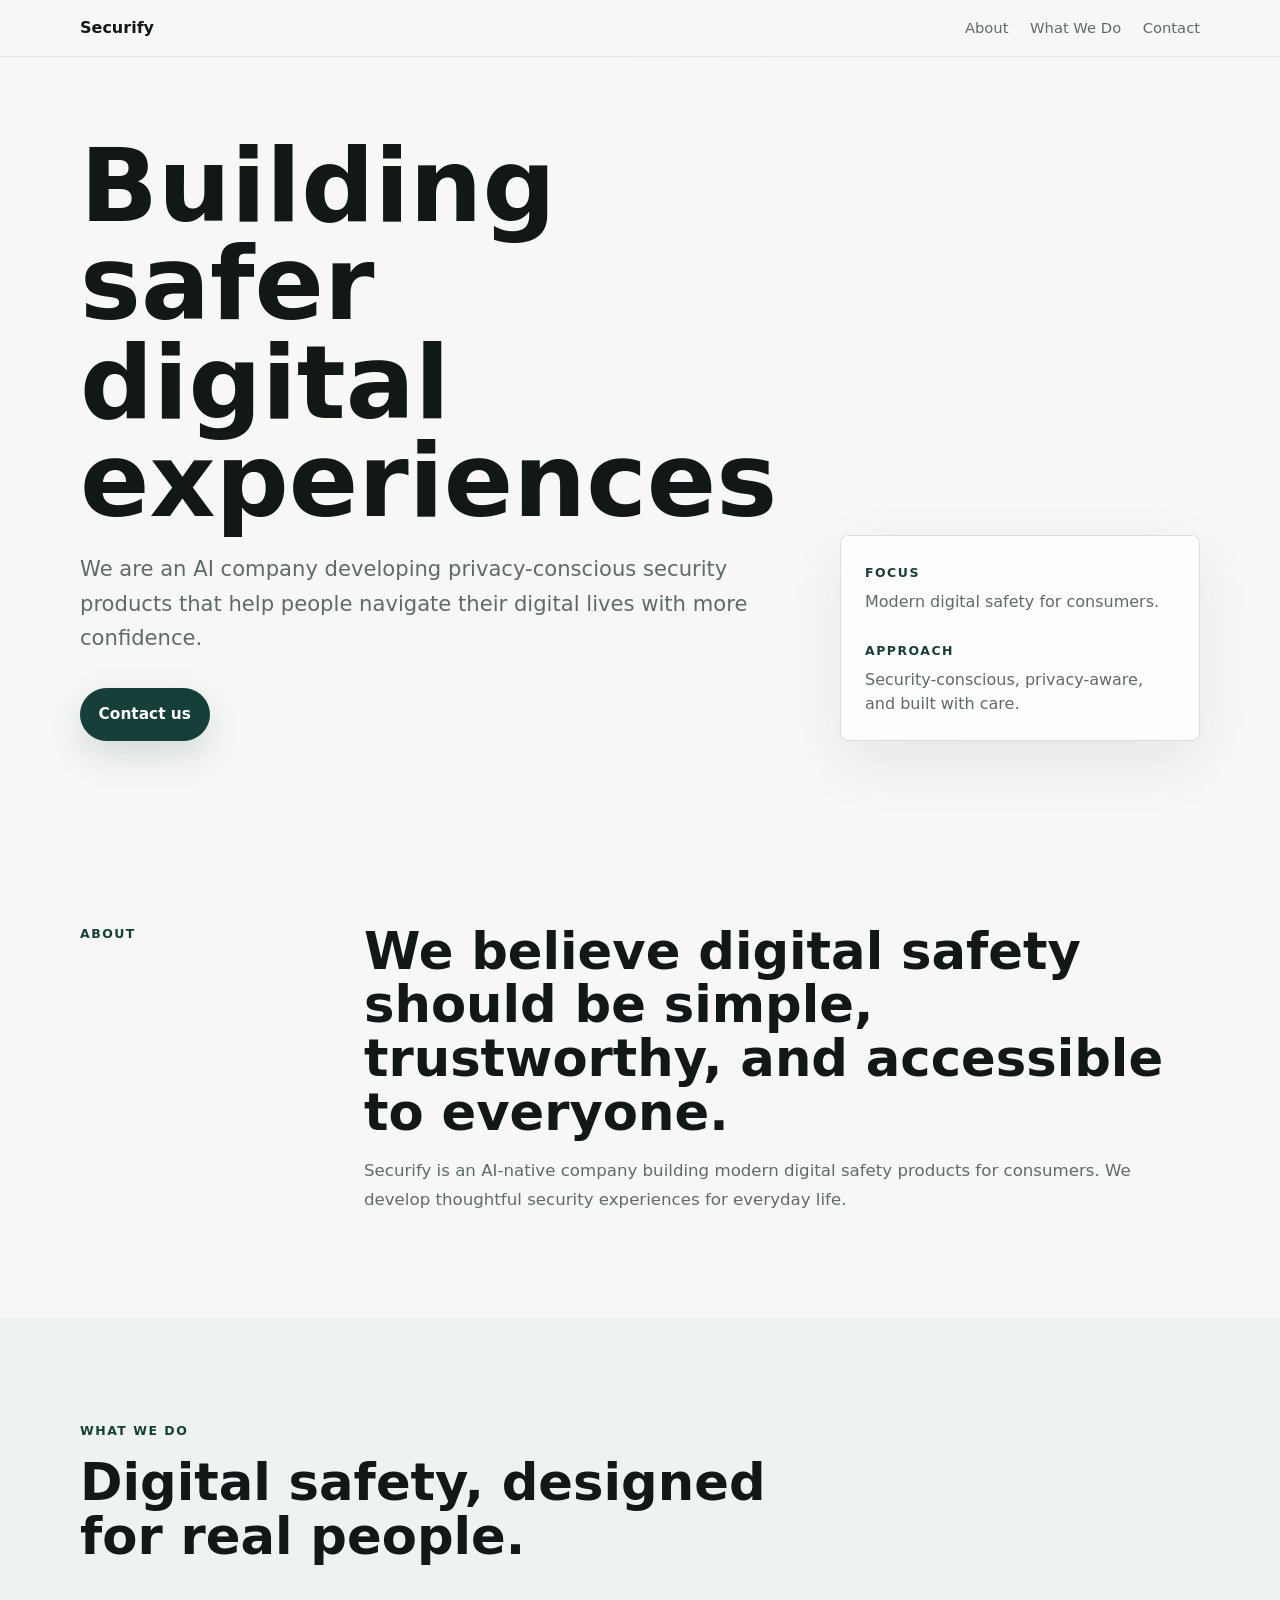
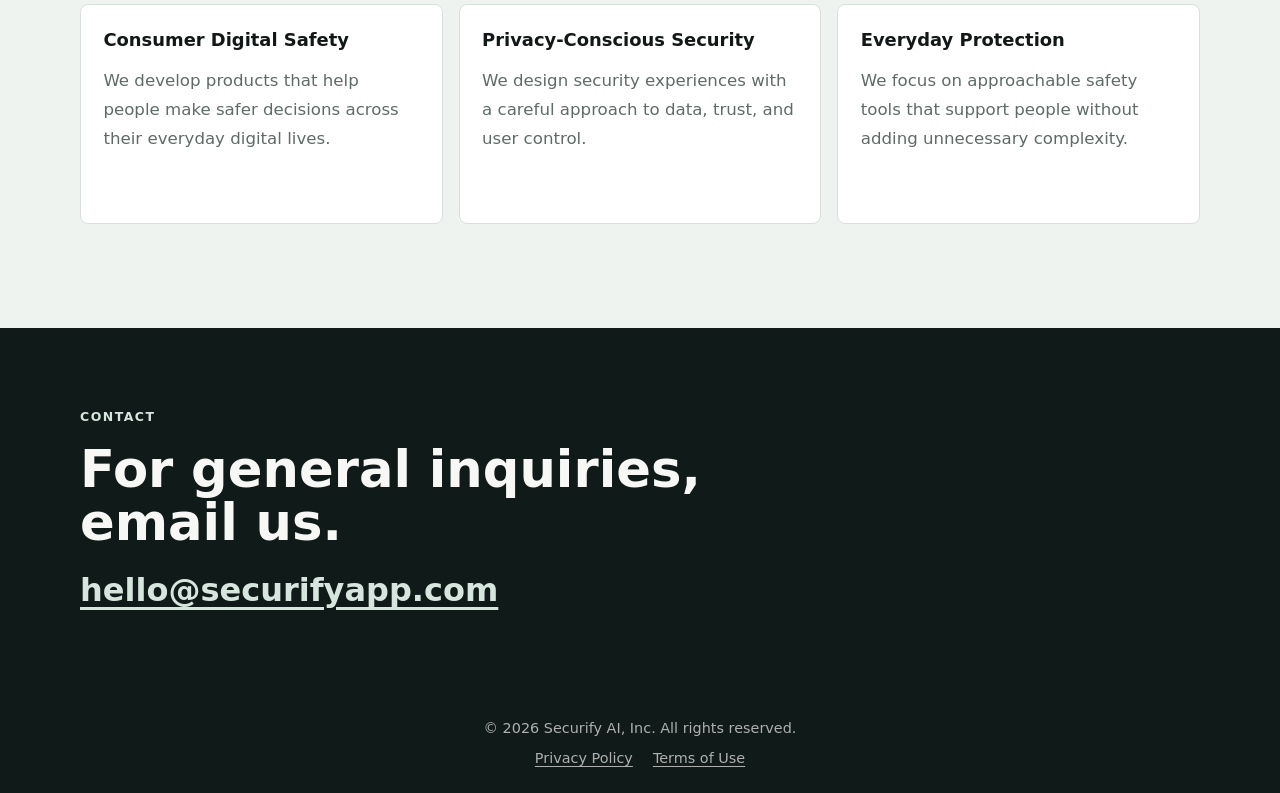
<file: index.html>
<!DOCTYPE html>
<html lang="en">
  <head>
    <meta charset="UTF-8" />
    <meta name="viewport" content="width=device-width, initial-scale=1.0" />
    <meta
      http-equiv="Content-Security-Policy"
      content="default-src 'self'; script-src 'self'; style-src 'self'; img-src 'self'; font-src 'self'; object-src 'none'; base-uri 'none'; form-action 'self'"
    />
    <title>Securify</title>
    <link rel="icon" type="image/x-icon" href="./favicon.ico" />
    <link rel="stylesheet" href="./styles.css" />
  </head>
  <body>
    <header class="site-header" aria-label="Primary navigation">
      <a class="brand" href="#home" aria-label="Securify home">Securify</a>
      <nav class="site-nav" aria-label="Site navigation">
        <a href="#about">About</a>
        <a href="#work">What We Do</a>
        <a href="#contact">Contact</a>
      </nav>
    </header>

    <main id="home">
      <section class="hero section">
        <div class="section__inner hero__grid">
          <div class="hero__content">
            <h1>Building safer digital experiences</h1>
            <p class="hero__subheadline">
              We are an AI company developing privacy-conscious security
              products that help people navigate their digital lives with more
              confidence.
            </p>
            <a class="button" href="mailto:support@securifyapp.com">Contact us</a>
          </div>
          <div class="signal-panel" aria-label="Company focus">
            <div>
              <span class="signal-panel__label">Focus</span>
              <p>Modern digital safety for consumers.</p>
            </div>
            <div>
              <span class="signal-panel__label">Approach</span>
              <p>Security-conscious, privacy-aware, and built with care.</p>
            </div>
          </div>
        </div>
      </section>

      <section class="section" id="about" aria-labelledby="about-title">
        <div class="section__inner split">
          <p class="section-label">About</p>
          <div class="section-copy">
            <h2 id="about-title">
              We believe digital safety should be simple, trustworthy, and
              accessible to everyone.
            </h2>
            <p>
              Securify is an AI-native company building modern digital safety
              products for consumers. We develop
              thoughtful security experiences for everyday life.
            </p>
          </div>
        </div>
      </section>

      <section class="section section--soft" id="work" aria-labelledby="work-title">
        <div class="section__inner">
          <div class="section-heading">
            <p class="section-label">What We Do</p>
            <h2 id="work-title">Digital safety, designed for real people.</h2>
          </div>
          <div class="cards" aria-label="High-level areas of work">
            <article class="card">
              <h3>Consumer Digital Safety</h3>
              <p>
                We develop products that help people make safer decisions
                across their everyday digital lives.
              </p>
            </article>
            <article class="card">
              <h3>Privacy-Conscious Security</h3>
              <p>
                We design security experiences with a careful approach to data,
                trust, and user control.
              </p>
            </article>
            <article class="card">
              <h3>Everyday Protection</h3>
              <p>
                We focus on approachable safety tools that support people
                without adding unnecessary complexity.
              </p>
            </article>
          </div>
        </div>
      </section>

      <section class="section section--contact" id="contact" aria-labelledby="contact-title">
        <div class="section__inner contact-block">
          <p class="section-label">Contact</p>
          <h2 id="contact-title">For general inquiries, email us.</h2>
          <a class="contact-link" href="mailto:hello@securifyapp.com">hello@securifyapp.com</a>
        </div>
      </section>
    </main>

    <footer class="site-footer">
      <p>&copy; 2026 Securify AI, Inc. All rights reserved.</p>
      <nav class="footer-links" aria-label="Legal">
        <a href="/privacy-policy/">Privacy Policy</a>
        <a href="/terms-of-use/">Terms of Use</a>
      </nav>
    </footer>
  </body>
</html>
</file>
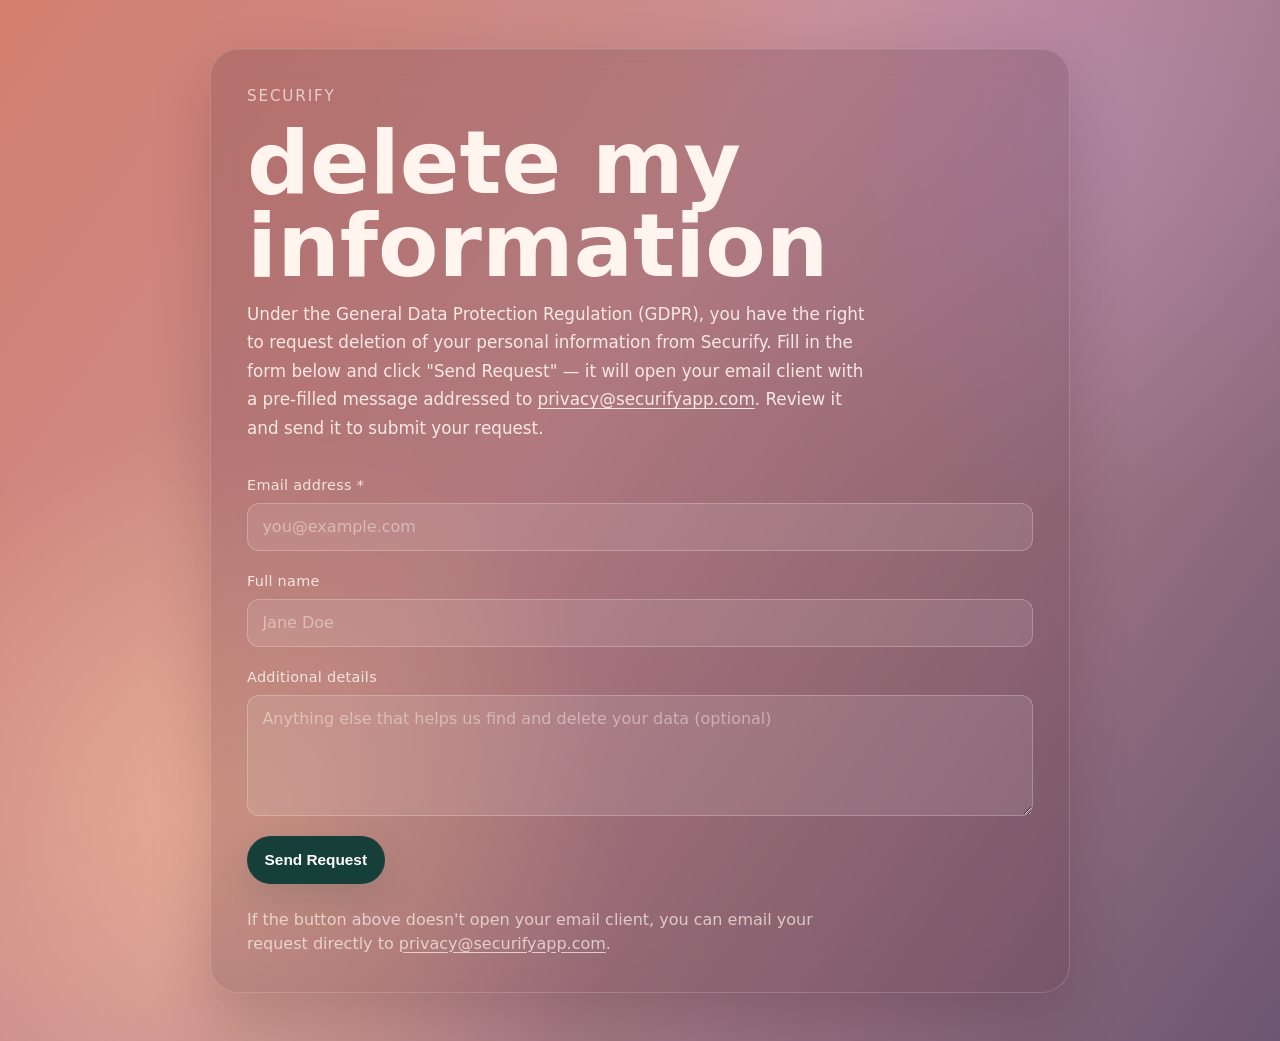
<file: delete-my-information-form/index.html>
<!DOCTYPE html>
<html lang="en">
  <head>
    <meta charset="UTF-8" />
    <meta name="viewport" content="width=device-width, initial-scale=1.0" />
    <meta
      http-equiv="Content-Security-Policy"
      content="default-src 'self'; script-src 'self'; style-src 'self'; img-src 'self'; font-src 'self'; object-src 'none'; base-uri 'none'; form-action 'self'"
    />
    <title>Delete My Information | Securify</title>
    <meta
      name="description"
      content="Request deletion of your personal information from Securify, in accordance with GDPR."
    />
    <link rel="icon" type="image/x-icon" href="/favicon.ico" />
    <link rel="stylesheet" href="/styles.css" />
  </head>
  <body class="page--policy">
    <main class="policy-page">
      <article class="policy-card" aria-labelledby="delete-info-title">
        <p class="policy-eyebrow">Securify</p>
        <h1 id="delete-info-title">delete my information</h1>
        <p class="policy-intro">
          Under the General Data Protection Regulation (GDPR), you have the
          right to request deletion of your personal information from
          Securify. Fill in the form below and click "Send Request" &mdash;
          it will open your email client with a pre-filled message addressed
          to
          <a class="policy-link" href="mailto:privacy@securifyapp.com"
            >privacy@securifyapp.com</a
          >. Review it and send it to submit your request.
        </p>

        <form class="delete-form" id="delete-form">
          <div class="form-field">
            <label for="email">Email address *</label>
            <input
              type="email"
              id="email"
              name="email"
              required
              autocomplete="email"
              placeholder="you@example.com"
            />
          </div>

          <div class="form-field">
            <label for="full-name">Full name</label>
            <input
              type="text"
              id="full-name"
              name="full-name"
              autocomplete="name"
              placeholder="Jane Doe"
            />
          </div>

          <div class="form-field">
            <label for="details">Additional details</label>
            <textarea
              id="details"
              name="details"
              rows="4"
              placeholder="Anything else that helps us find and delete your data (optional)"
            ></textarea>
          </div>

          <button type="submit" class="button">Send Request</button>
        </form>

        <p class="policy-meta form-fallback">
          If the button above doesn't open your email client, you can email
          your request directly to
          <a class="policy-link" href="mailto:privacy@securifyapp.com"
            >privacy@securifyapp.com</a
          >.
        </p>
      </article>
    </main>

    <script src="/delete-my-information-form/script.js"></script>
  </body>
</html>
</file>
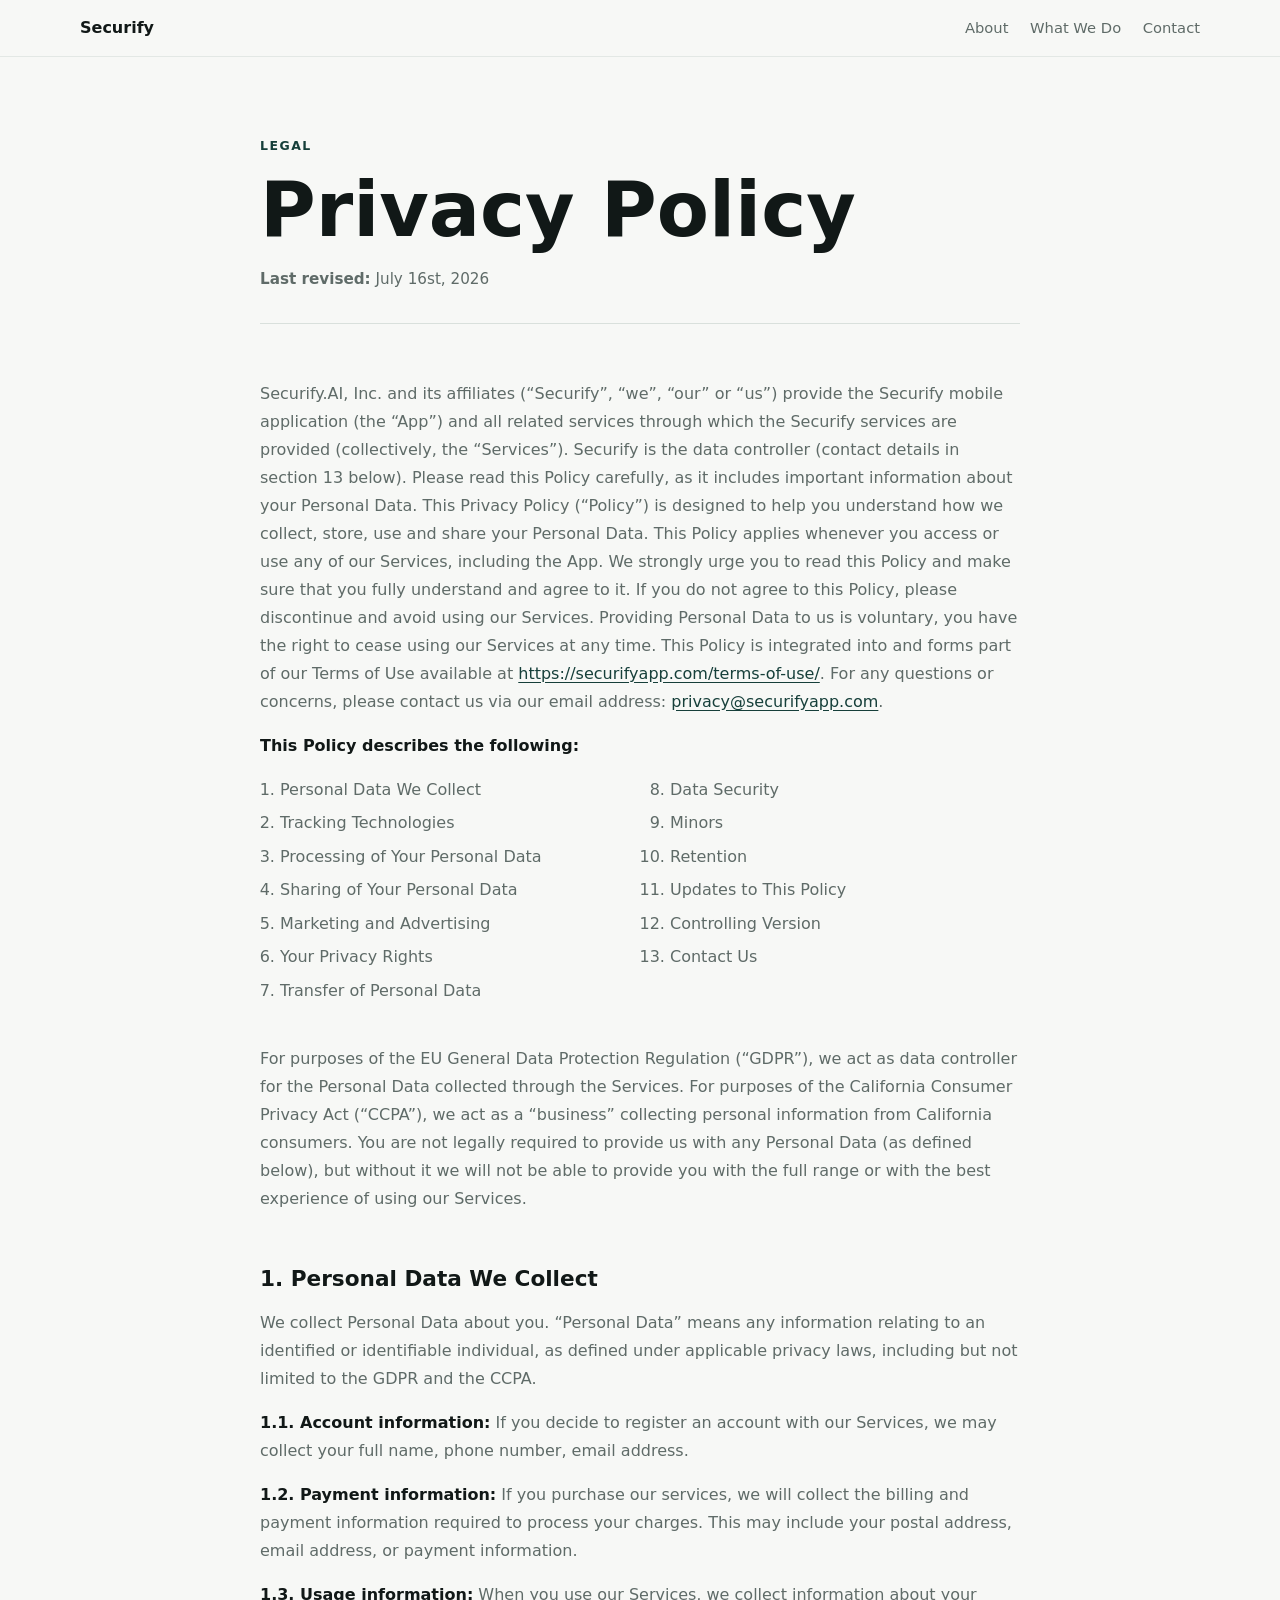
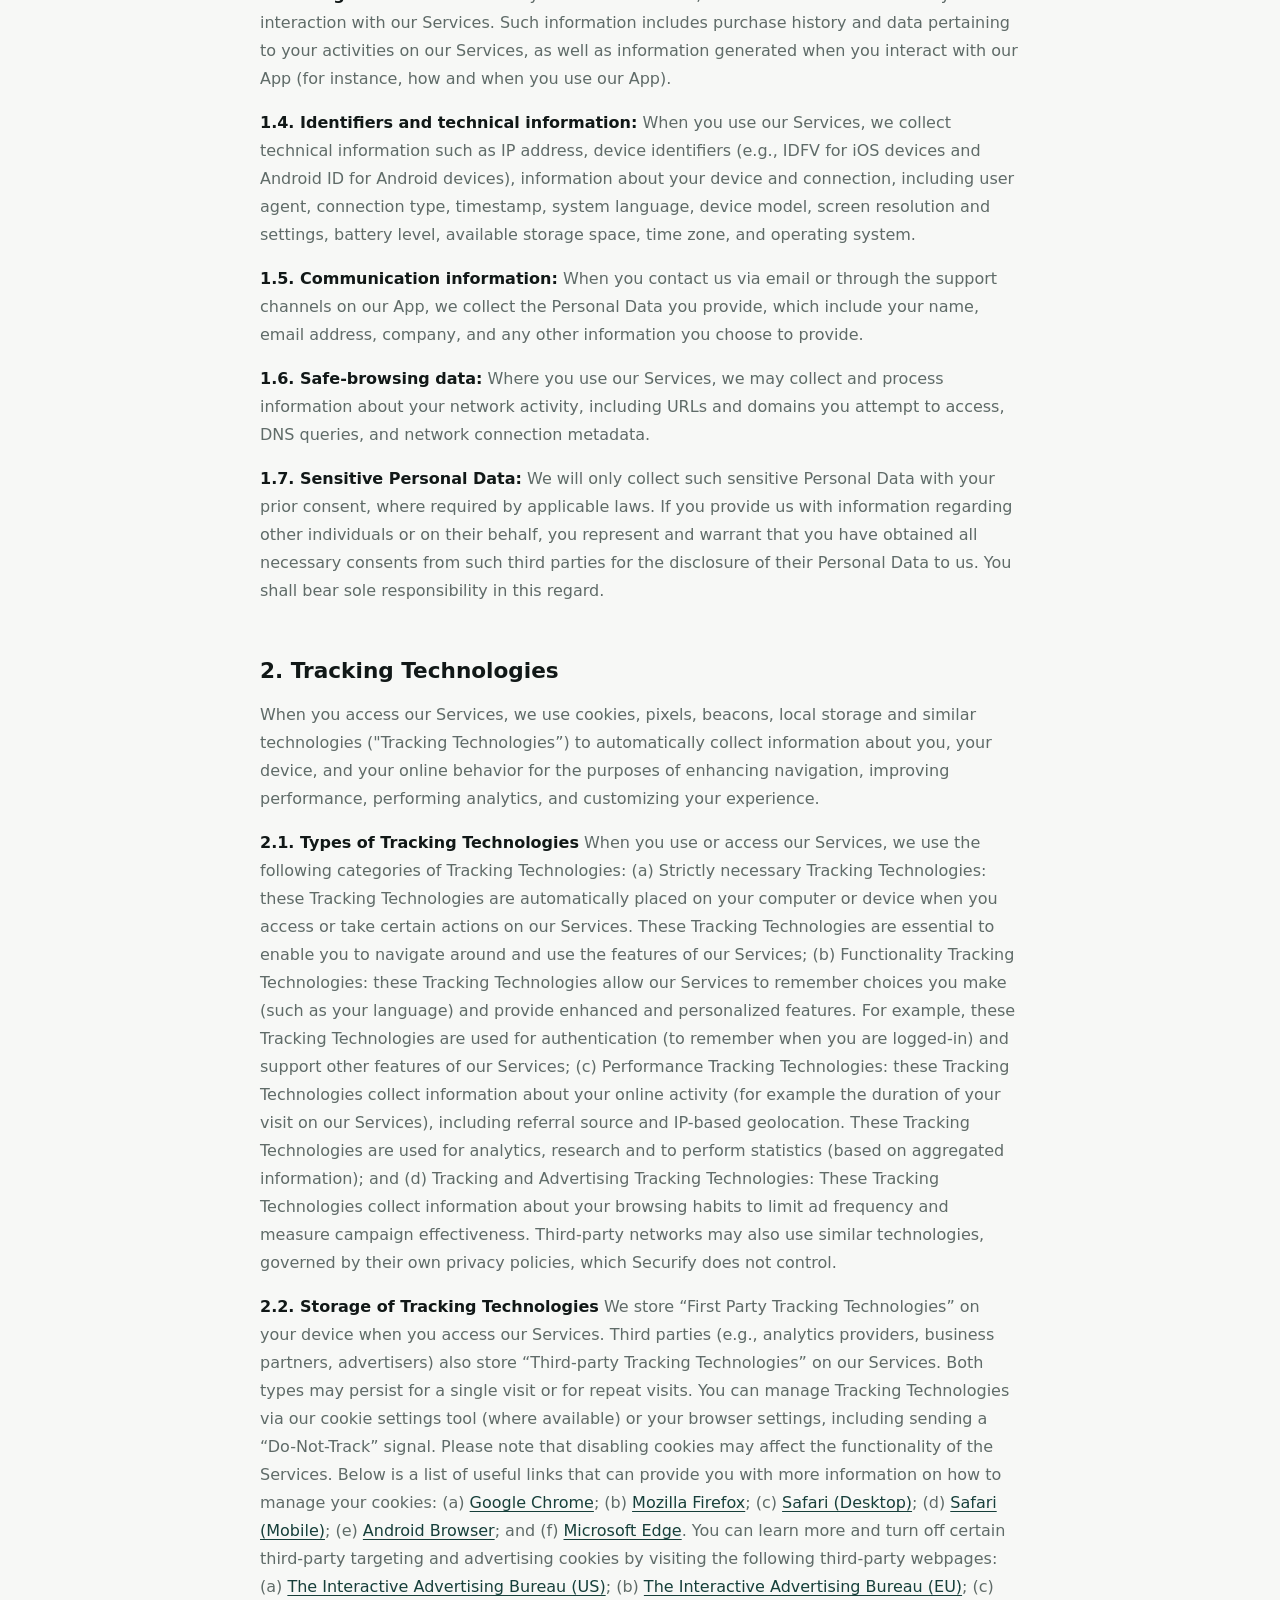
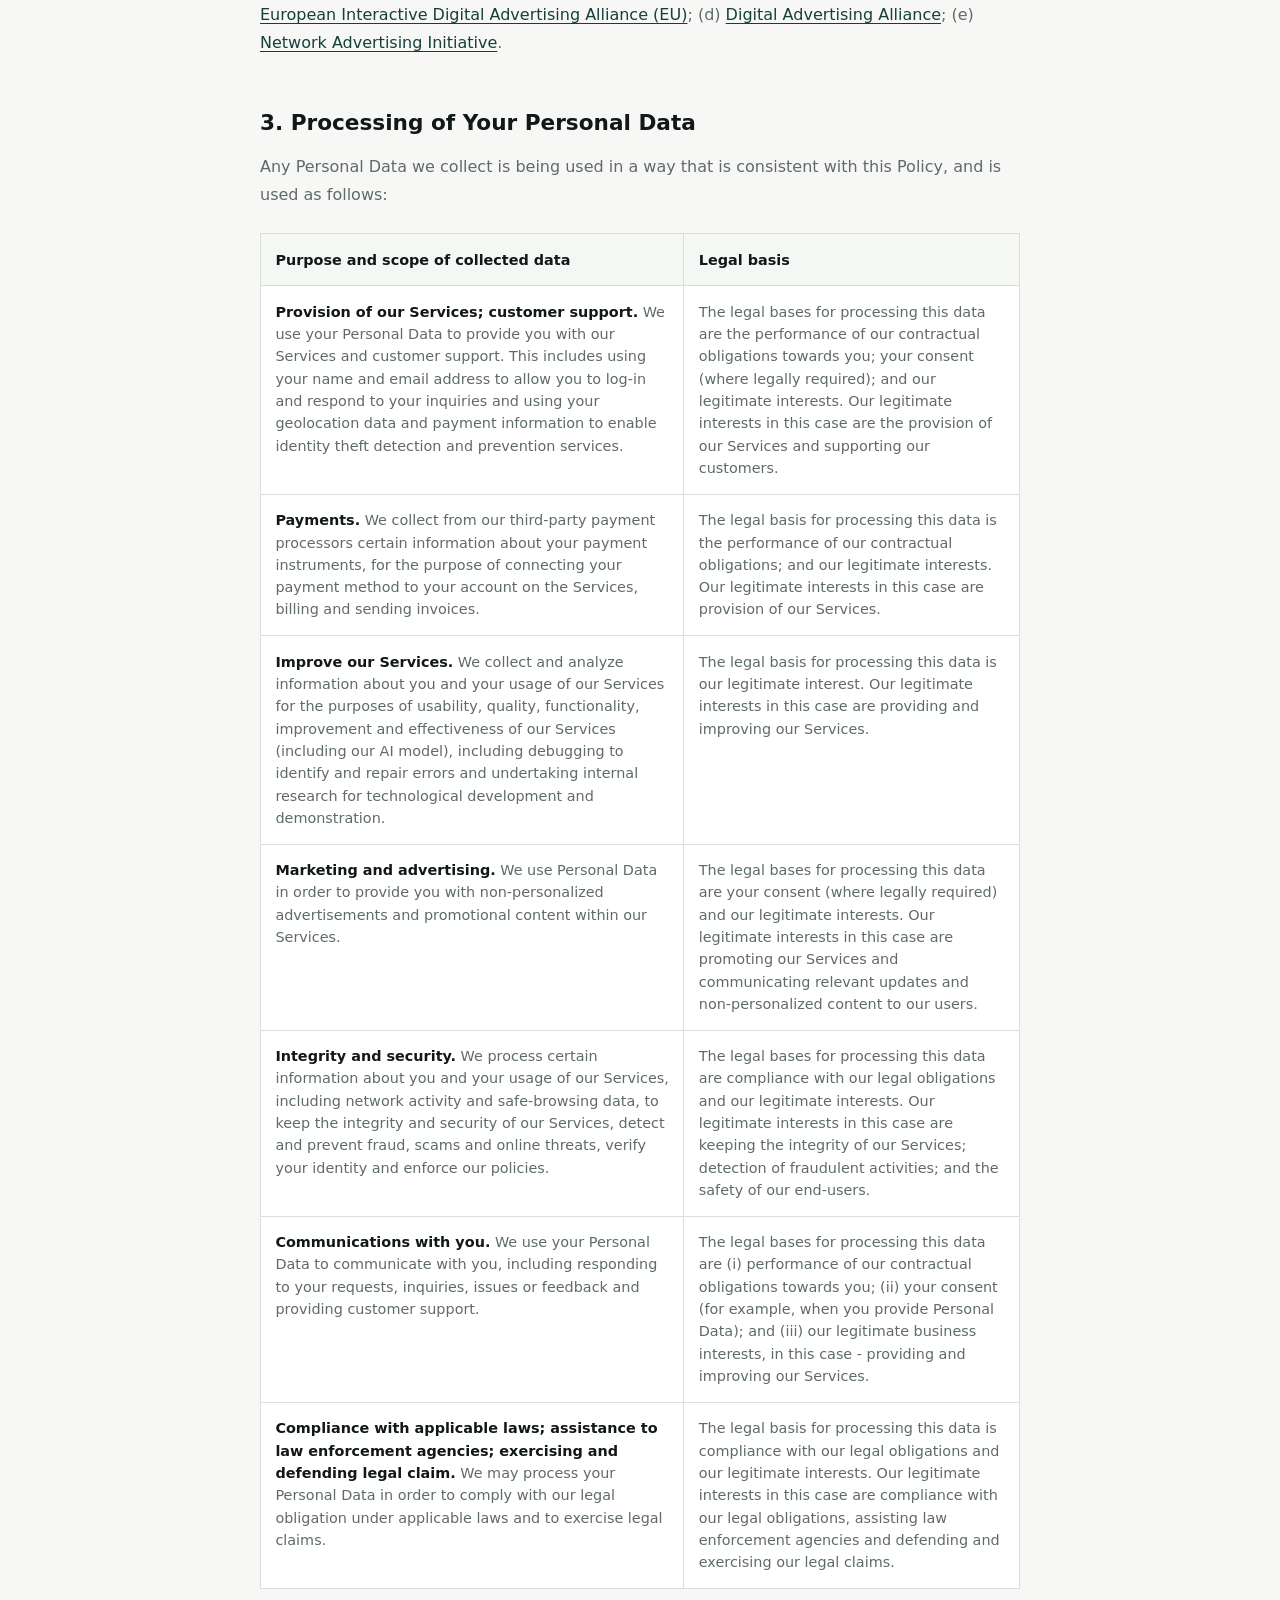
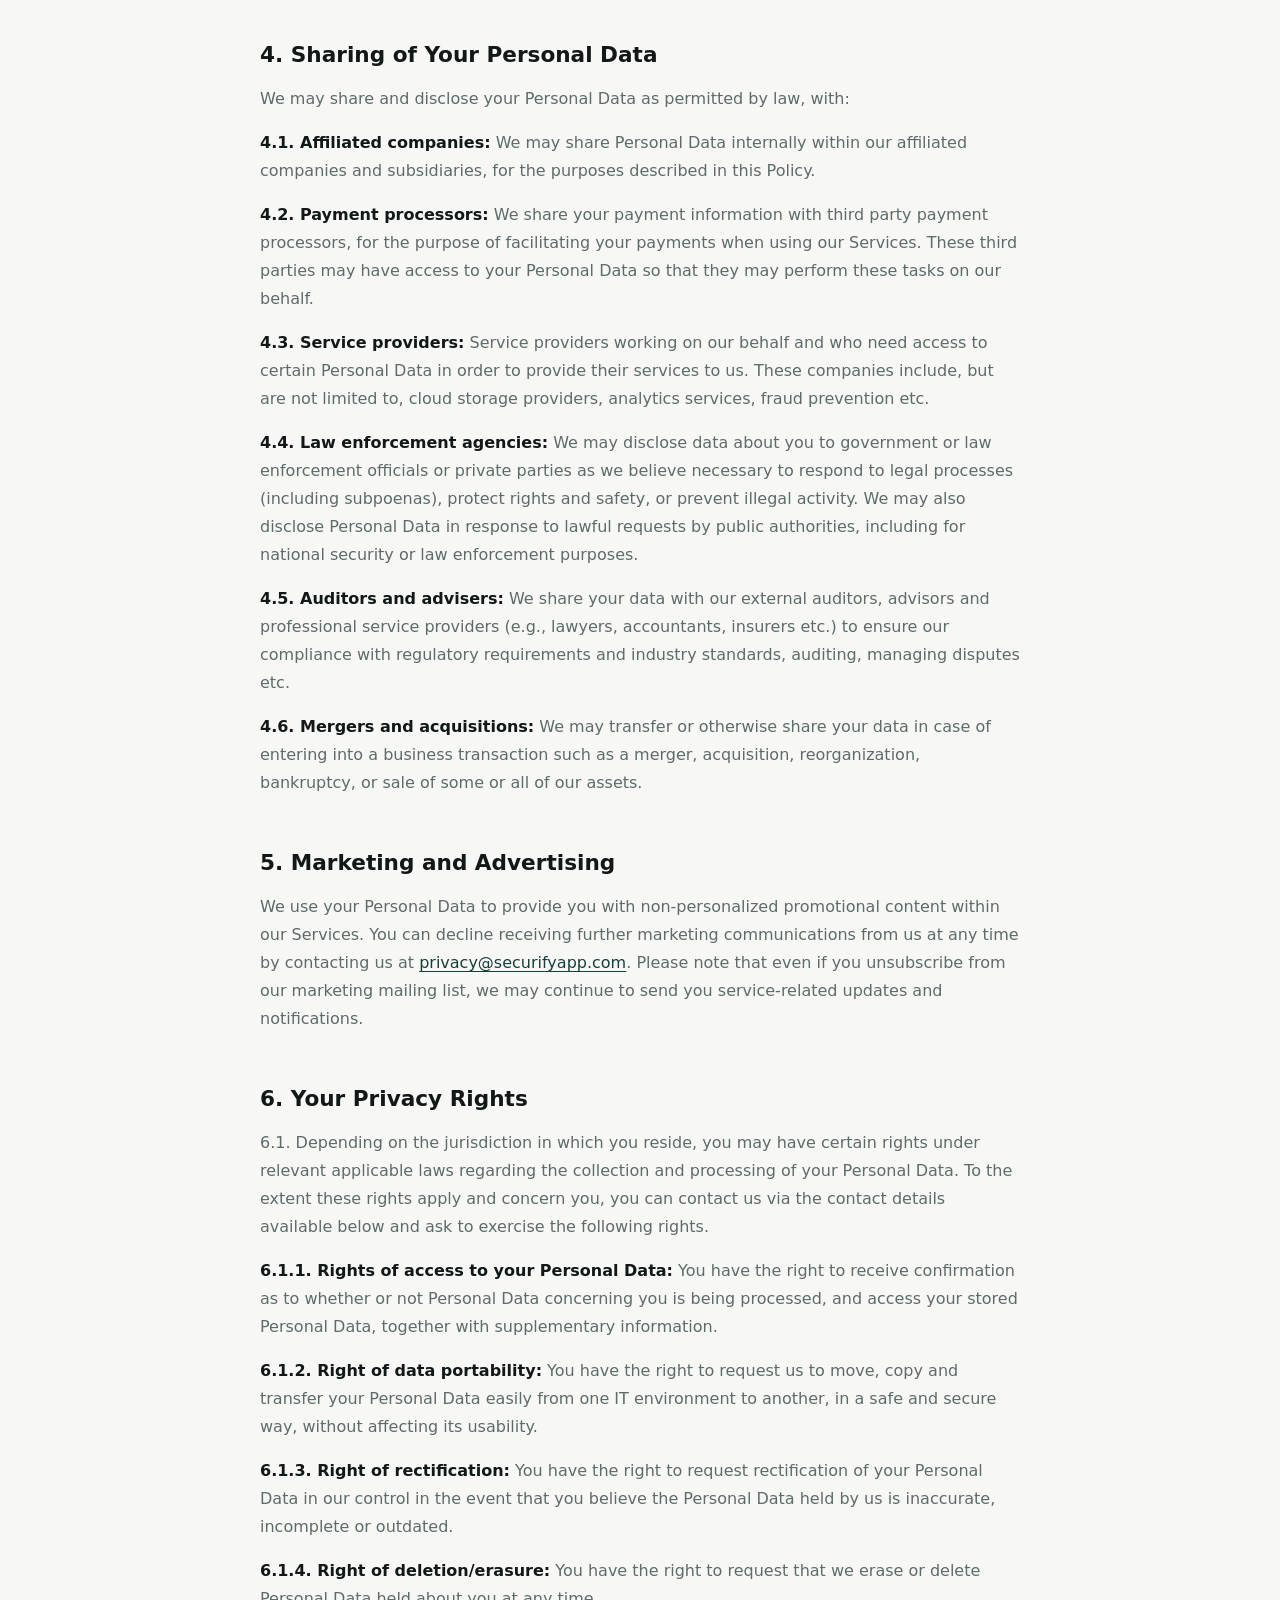
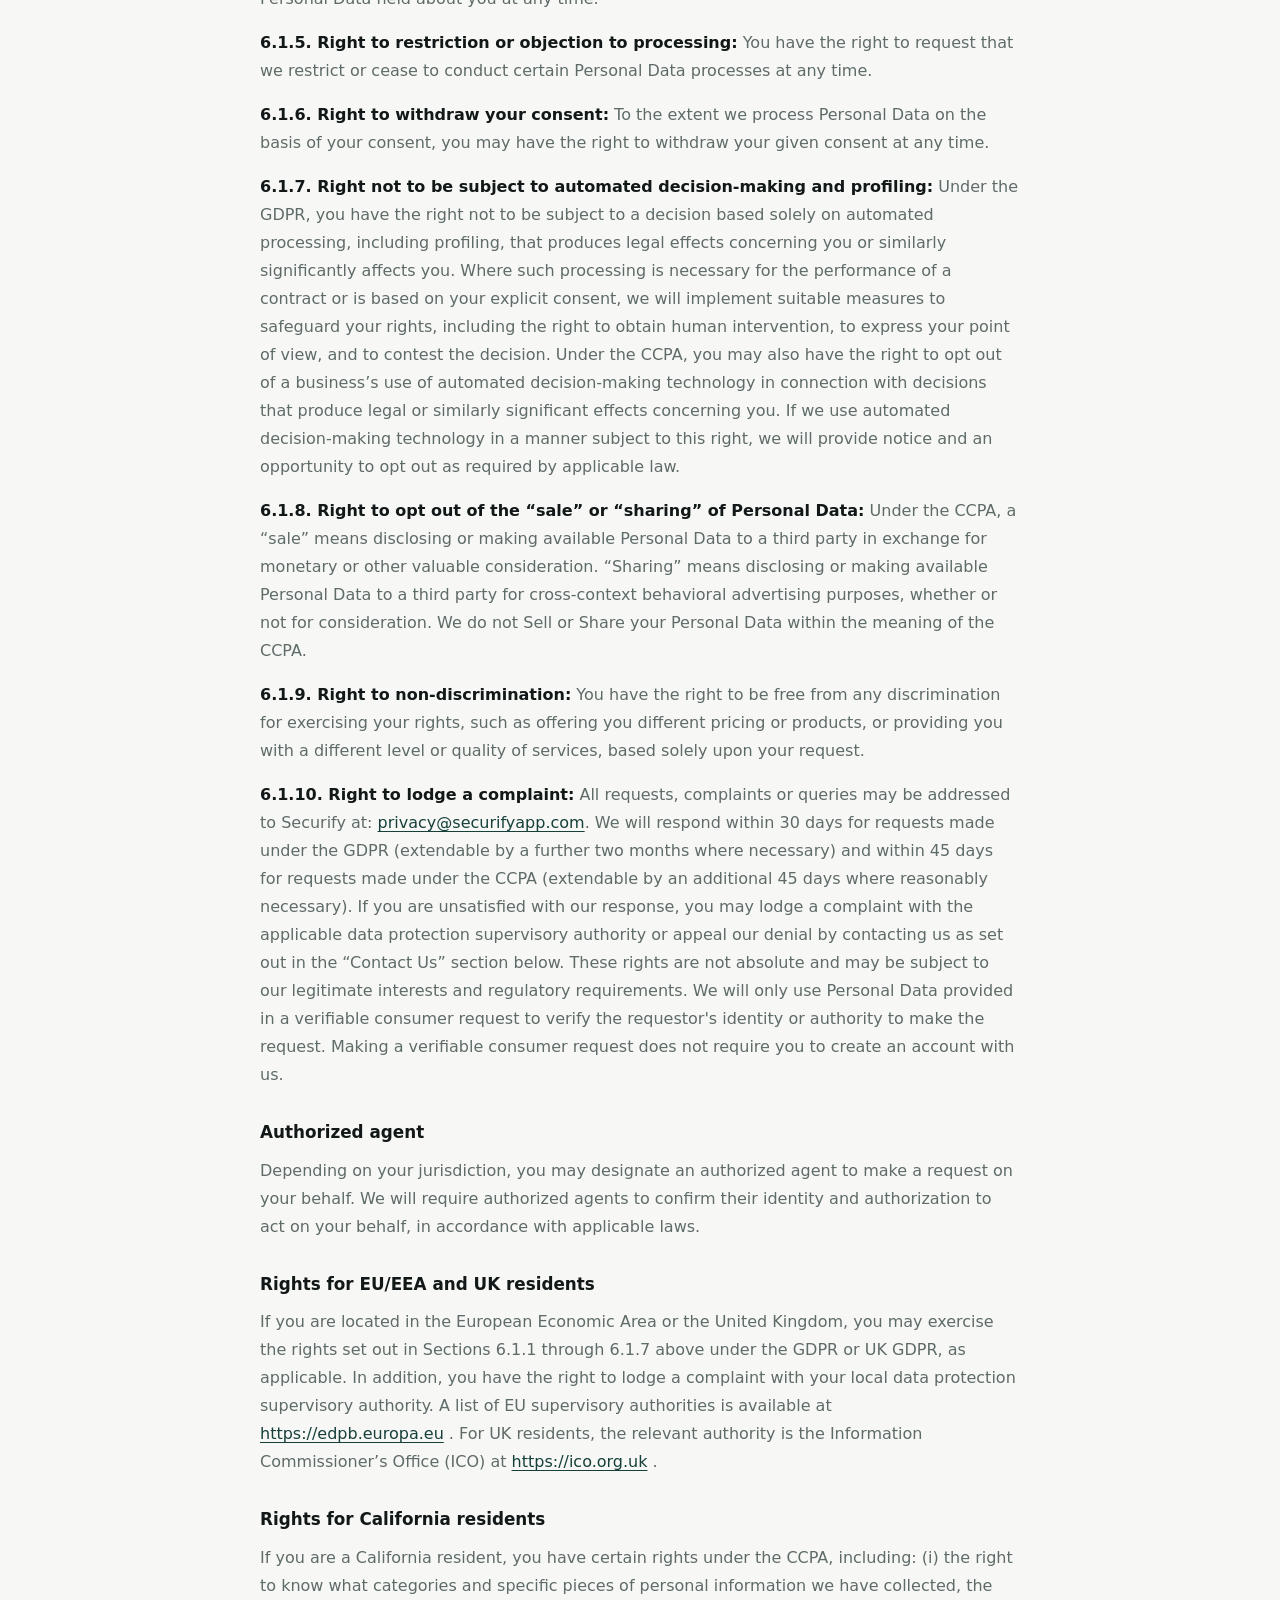
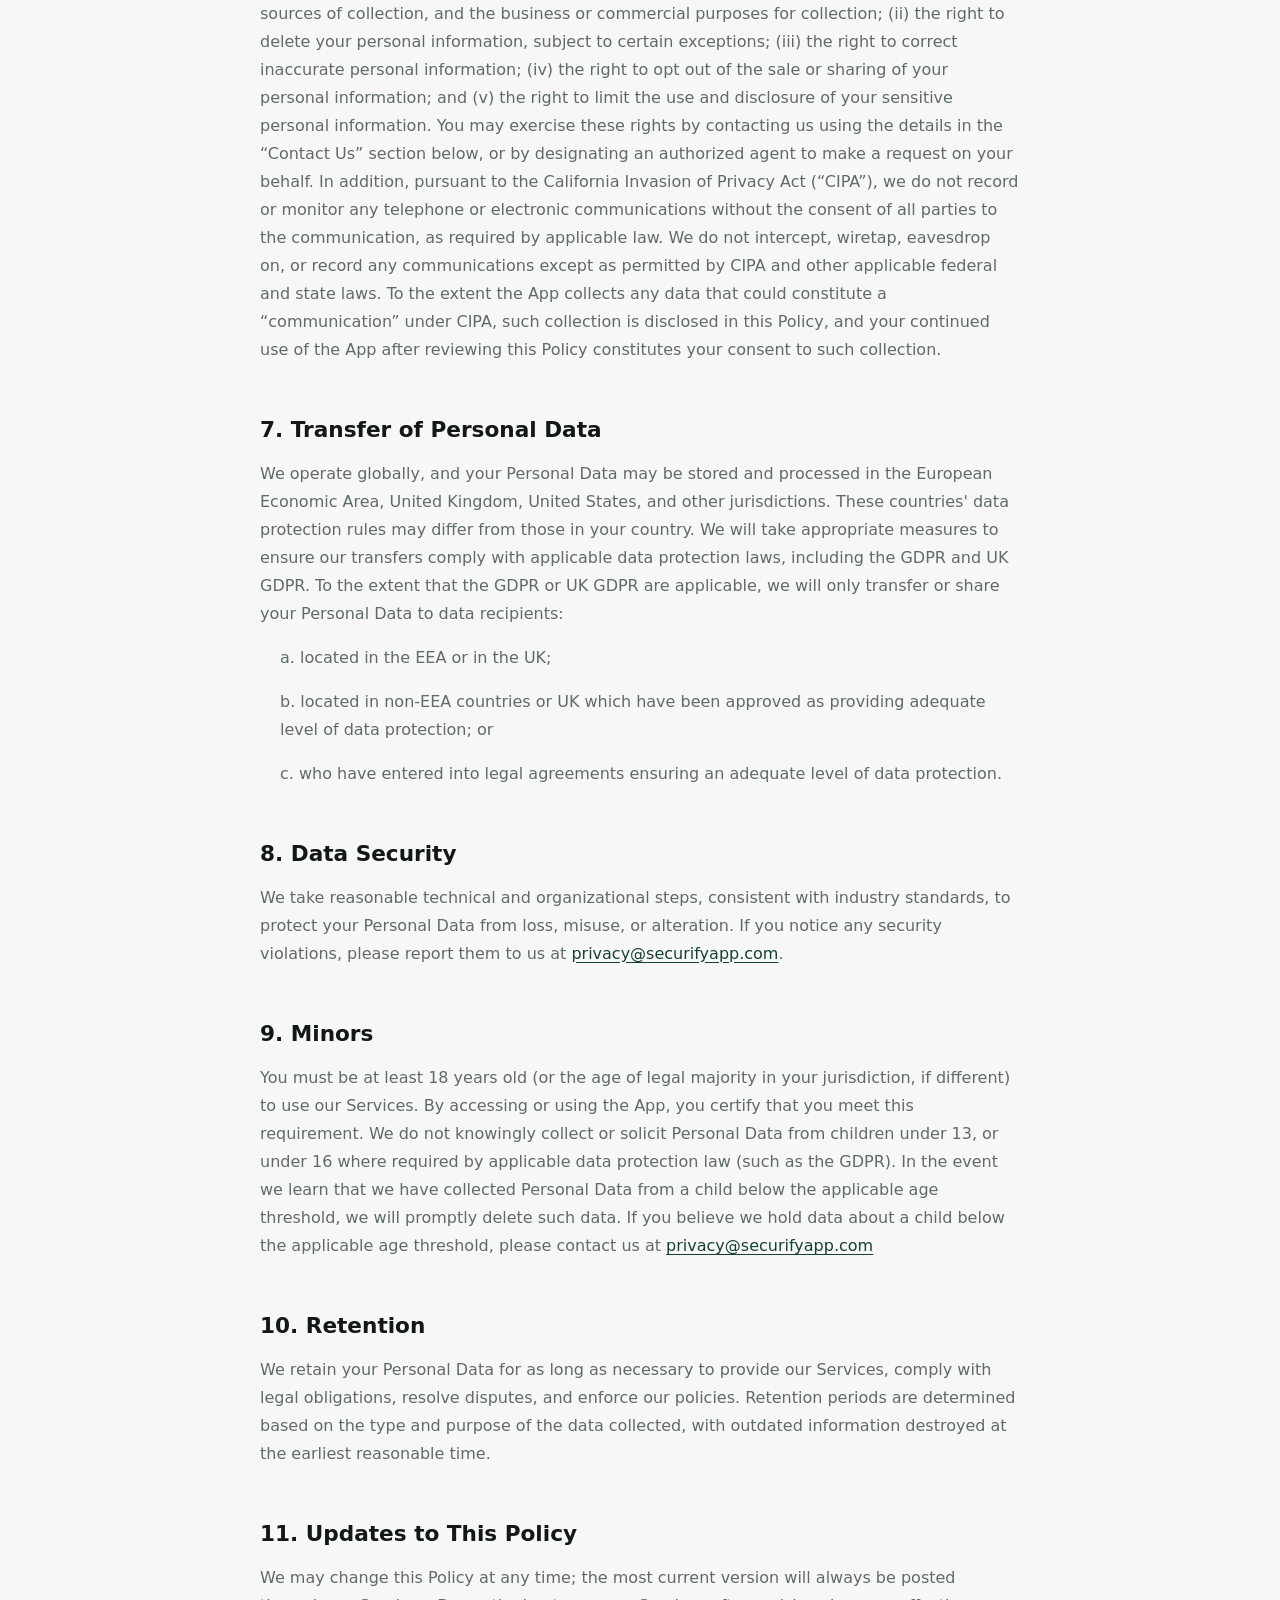
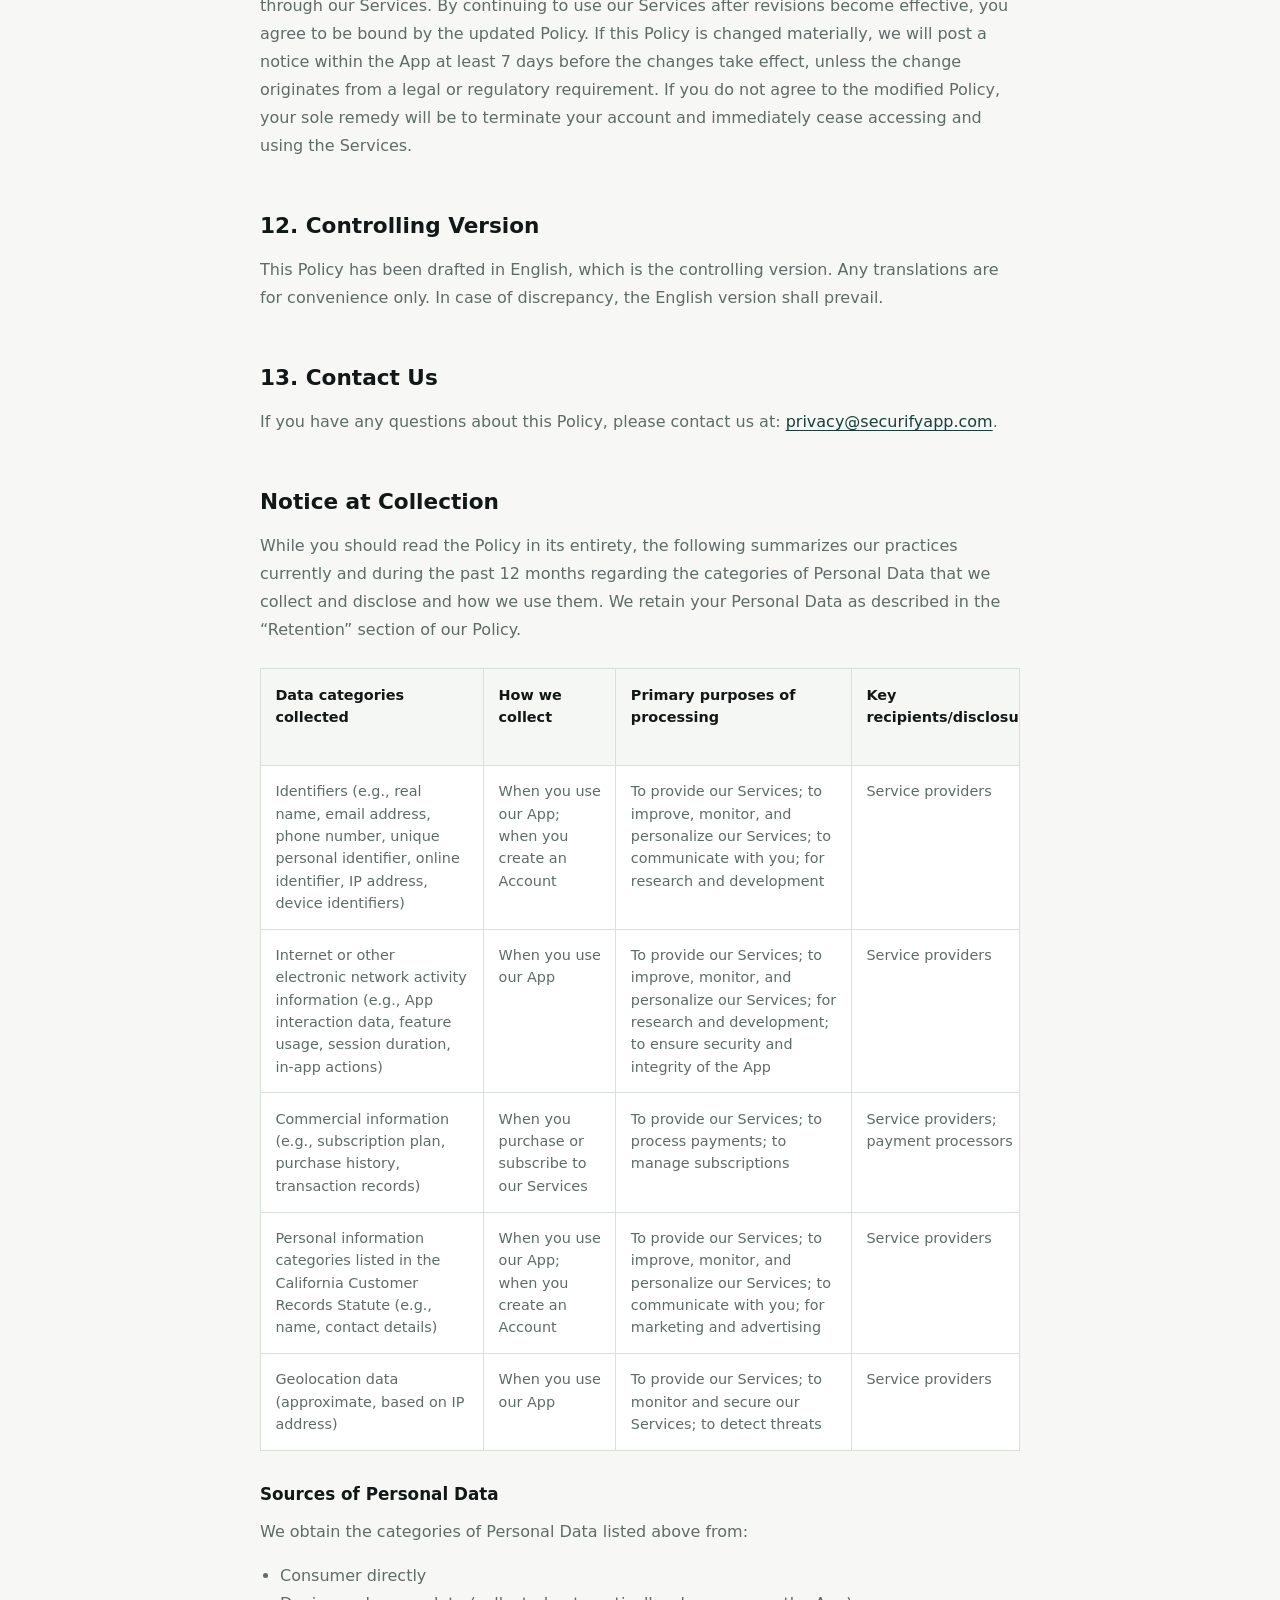
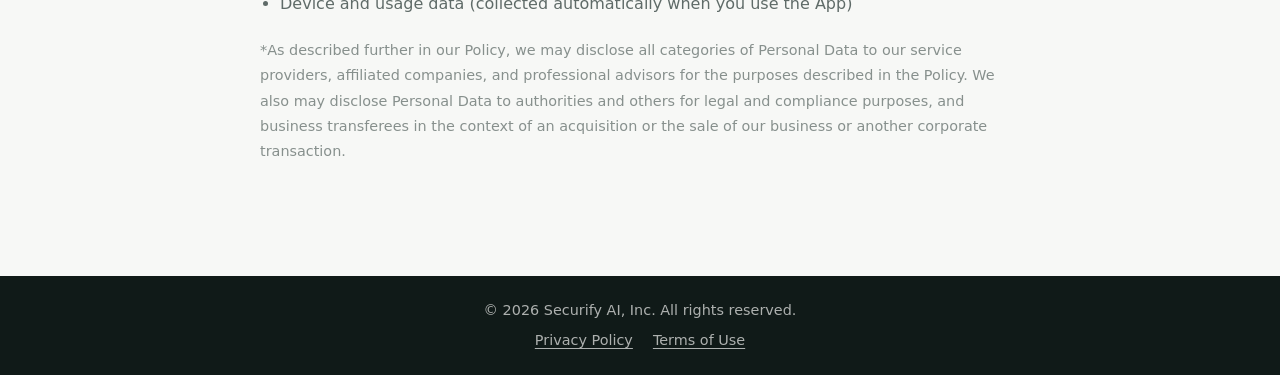
<file: privacy-policy/index.html>
<!DOCTYPE html>
<html lang="en">
  <head>
    <meta charset="UTF-8" />
    <meta name="viewport" content="width=device-width, initial-scale=1.0" />
    <meta http-equiv="Content-Security-Policy" content="default-src 'self'; script-src 'self'; style-src 'self'; img-src 'self'; font-src 'self'; object-src 'none'; base-uri 'none'; form-action 'self'" />
    <title>Privacy Policy | Securify</title>
    <meta name="description" content="How Securify collects, stores, uses, and shares personal data." />
    <link rel="icon" type="image/x-icon" href="/favicon.ico" />
    <link rel="stylesheet" href="/styles.css" />
  </head>
  <body class="page--legal">
    <header class="site-header" aria-label="Primary navigation">
      <a class="brand" href="/" aria-label="Securify home">Securify</a>
      <nav class="site-nav" aria-label="Site navigation">
        <a href="/#about">About</a>
        <a href="/#work">What We Do</a>
        <a href="/#contact">Contact</a>
      </nav>
    </header>
    <main class="legal-page">
      <article class="legal-document">
        <header class="legal-header">
          <p class="section-label">Legal</p>
          <h1>Privacy Policy</h1>
          <p class="legal-revised"><strong>Last revised:</strong> July 16st, 2026</p>
        </header>
        <div class="legal-content">
<p>Securify.AI, Inc. and its affiliates (“Securify”, “we”, “our” or “us”) provide the Securify mobile application (the “App”) and all related services through which the Securify services are provided (collectively, the “Services”). Securify is the data controller (contact details in section 13 below). Please read this Policy carefully, as it includes important information about your Personal Data. This Privacy Policy (“Policy”) is designed to help you understand how we collect, store, use and share your Personal Data. This Policy applies whenever you access or use any of our Services, including the App. We strongly urge you to read this Policy and make sure that you fully understand and agree to it. If you do not agree to this Policy, please discontinue and avoid using our Services. Providing Personal Data to us is voluntary, you have the right to cease using our Services at any time. This Policy is integrated into and forms part of our Terms of Use available at <a href="/terms-of-use/">https://securifyapp.com/terms-of-use/</a>. For any questions or concerns, please contact us via our email address: <a href="mailto:privacy@securifyapp.com">privacy@securifyapp.com</a>. </p>
<p><strong>This Policy describes the following:</strong></p>
<ol class="legal-contents"><li>Personal Data We Collect</li><li>Tracking Technologies</li><li>Processing of Your Personal Data</li><li>Sharing of Your Personal Data</li><li>Marketing and Advertising</li><li>Your Privacy Rights</li><li>Transfer of Personal Data</li><li>Data Security</li><li>Minors</li><li>Retention</li><li>Updates to This Policy</li><li>Controlling Version</li><li>Contact Us</li></ol>
<p>For purposes of the EU General Data Protection Regulation (“GDPR”), we act as data controller for the Personal Data collected through the Services. For purposes of the California Consumer Privacy Act (“CCPA”), we act as a “business” collecting personal information from California consumers. You are not legally required to provide us with any Personal Data (as defined below), but without it we will not be able to provide you with the full range or with the best experience of using our Services.</p>
<h2 id="privacy-section-1">1. Personal Data We Collect</h2>
<p>We collect Personal Data about you. “Personal Data” means any information relating to an identified or identifiable individual, as defined under applicable privacy laws, including but not limited to the GDPR and the CCPA.</p>
<p><strong>1.1. Account information:</strong> If you decide to register an account with our Services, we may collect your full name, phone number, email address.</p>
<p><strong>1.2. Payment information:</strong> If you purchase our services, we will collect the billing and payment information required to process your charges. This may include your postal address, email address, or payment information.</p>
<p><strong>1.3. Usage information:</strong> When you use our Services, we collect information about your interaction with our Services. Such information includes purchase history and data pertaining to your activities on our Services, as well as information generated when you interact with our App (for instance, how and when you use our App).</p>
<p><strong>1.4. Identifiers and technical information:</strong> When you use our Services, we collect technical information such as IP address, device identifiers (e.g., IDFV for iOS devices and Android ID for Android devices), information about your device and connection, including user agent, connection type, timestamp, system language, device model, screen resolution and settings, battery level, available storage space, time zone, and operating system.</p>
<p><strong>1.5. Communication information:</strong> When you contact us via email or through the support channels on our App, we collect the Personal Data you provide, which include your name, email address, company, and any other information you choose to provide.</p>
<p><strong>1.6. Safe-browsing data:</strong> Where you use our Services, we may collect and process information about your network activity, including URLs and domains you attempt to access, DNS queries, and network connection metadata.</p>
<p><strong>1.7. Sensitive Personal Data:</strong> We will only collect such sensitive Personal Data with your prior consent, where required by applicable laws. If you provide us with information regarding other individuals or on their behalf, you represent and warrant that you have obtained all necessary consents from such third parties for the disclosure of their Personal Data to us. You shall bear sole responsibility in this regard.</p>
<h2 id="privacy-section-2">2. Tracking Technologies</h2>
<p>When you access our Services, we use cookies, pixels, beacons, local storage and similar technologies ("Tracking Technologies”) to automatically collect information about you, your device, and your online behavior for the purposes of enhancing navigation, improving performance, performing analytics, and customizing your experience.</p>
<p><strong>2.1. Types of Tracking Technologies</strong> When you use or access our Services, we use the following categories of Tracking Technologies: (a) Strictly necessary Tracking Technologies: these Tracking Technologies are automatically placed on your computer or device when you access or take certain actions on our Services. These Tracking Technologies are essential to enable you to navigate around and use the features of our Services; (b) Functionality Tracking Technologies: these Tracking Technologies allow our Services to remember choices you make (such as your language) and provide enhanced and personalized features. For example, these Tracking Technologies are used for authentication (to remember when you are logged-in) and support other features of our Services; (c) Performance Tracking Technologies: these Tracking Technologies collect information about your online activity (for example the duration of your visit on our Services), including referral source and IP-based geolocation. These Tracking Technologies are used for analytics, research and to perform statistics (based on aggregated information); and (d) Tracking and Advertising Tracking Technologies: These Tracking Technologies collect information about your browsing habits to limit ad frequency and measure campaign effectiveness. Third-party networks may also use similar technologies, governed by their own privacy policies, which Securify does not control.</p>
<p><strong>2.2. Storage of Tracking Technologies</strong> We store “First Party Tracking Technologies” on your device when you access our Services. Third parties (e.g., analytics providers, business partners, advertisers) also store “Third-party Tracking Technologies” on our Services. Both types may persist for a single visit or for repeat visits. You can manage Tracking Technologies via our cookie settings tool (where available) or your browser settings, including sending a “Do-Not-Track” signal. Please note that disabling cookies may affect the functionality of the Services. Below is a list of useful links that can provide you with more information on how to manage your cookies: (a) <a href="https://support.google.com/chrome/answer/95647?hl=en">Google Chrome</a>; (b) <a href="https://support.mozilla.org/en-US/kb/cookies-information-websites-store-on-your-computer">Mozilla Firefox</a>; (c) <a href="https://support.apple.com/guide/safari/manage-cookies-and-website-data-sfri11471/mac">Safari (Desktop)</a>; (d) <a href="https://support.apple.com/en-us/HT201265">Safari (Mobile)</a>; (e) <a href="https://support.google.com/nexus/answer/54068?visit_id=637249861772874734-2281104728&amp;hl=en&amp;rd=1">Android Browser</a>; and (f) <a href="https://support.microsoft.com/en-us/microsoft-edge/delete-cookies-in-microsoft-edge-63947406-40ac-c3b8-57b9-2a946a29ae09">Microsoft Edge</a>. You can learn more and turn off certain third-party targeting and advertising cookies by visiting the following third-party webpages: (a) <a href="https://www.iab.com/">The Interactive Advertising Bureau (US)</a>; (b) <a href="https://iabeurope.eu/">The Interactive Advertising Bureau (EU)</a>; (c) <a href="https://www.youronlinechoices.com/">European Interactive Digital Advertising Alliance (EU)</a>; (d) <a href="http://optout.aboutads.info/">Digital Advertising Alliance</a>; (e) <a href="http://optout.networkadvertising.org/?c=1">Network Advertising Initiative</a>.</p>
<h2 id="privacy-section-3">3. Processing of Your Personal Data</h2>
<p>Any Personal Data we collect is being used in a way that is consistent with this Policy, and is used as follows:</p>
<div class="legal-table-wrap"><table><thead><tr><th>Purpose and scope of collected data</th><th>Legal basis</th></tr></thead><tbody><tr><td><strong>Provision of our Services; customer support.</strong> We use your Personal Data to provide you with our Services and customer support. This includes using your name and email address to allow you to log-in and respond to your inquiries and using your geolocation data and payment information to enable identity theft detection and prevention services.</td><td>The legal bases for processing this data are the performance of our contractual obligations towards you; your consent (where legally required); and our legitimate interests. Our legitimate interests in this case are the provision of our Services and supporting our customers.</td></tr><tr><td><strong>Payments.</strong> We collect from our third-party payment processors certain information about your payment instruments, for the purpose of connecting your payment method to your account on the Services, billing and sending invoices.</td><td>The legal basis for processing this data is the performance of our contractual obligations; and our legitimate interests. Our legitimate interests in this case are provision of our Services.</td></tr><tr><td><strong>Improve our Services.</strong> We collect and analyze information about you and your usage of our Services for the purposes of usability, quality, functionality, improvement and effectiveness of our Services (including our AI model), including debugging to identify and repair errors and undertaking internal research for technological development and demonstration.</td><td>The legal basis for processing this data is our legitimate interest. Our legitimate interests in this case are providing and improving our Services.</td></tr><tr><td><strong>Marketing and advertising.</strong> We use Personal Data in order to provide you with non-personalized advertisements and promotional content within our Services.</td><td>The legal bases for processing this data are your consent (where legally required) and our legitimate interests. Our legitimate interests in this case are promoting our Services and communicating relevant updates and non-personalized content to our users.</td></tr><tr><td><strong>Integrity and security.</strong> We process certain information about you and your usage of our Services, including network activity and safe-browsing data, to keep the integrity and security of our Services, detect and prevent fraud, scams and online threats, verify your identity and enforce our policies.</td><td>The legal bases for processing this data are compliance with our legal obligations and our legitimate interests. Our legitimate interests in this case are keeping the integrity of our Services; detection of fraudulent activities; and the safety of our end-users.</td></tr><tr><td><strong>Communications with you.</strong> We use your Personal Data to communicate with you, including responding to your requests, inquiries, issues or feedback and providing customer support.</td><td>The legal bases for processing this data are (i) performance of our contractual obligations towards you; (ii) your consent (for example, when you provide Personal Data); and (iii) our legitimate business interests, in this case - providing and improving our Services.</td></tr><tr><td><strong>Compliance with applicable laws; assistance to law enforcement agencies; exercising and defending legal claim.</strong> We may process your Personal Data in order to comply with our legal obligation under applicable laws and to exercise legal claims.</td><td>The legal basis for processing this data is compliance with our legal obligations and our legitimate interests. Our legitimate interests in this case are compliance with our legal obligations, assisting law enforcement agencies and defending and exercising our legal claims.</td></tr></tbody></table></div>
<h2 id="privacy-section-4">4. Sharing of Your Personal Data</h2>
<p>We may share and disclose your Personal Data as permitted by law, with:</p>
<p><strong>4.1. Affiliated companies:</strong> We may share Personal Data internally within our affiliated companies and subsidiaries, for the purposes described in this Policy.</p>
<p><strong>4.2. Payment processors:</strong> We share your payment information with third party payment processors, for the purpose of facilitating your payments when using our Services. These third parties may have access to your Personal Data so that they may perform these tasks on our behalf.</p>
<p><strong>4.3. Service providers:</strong> Service providers working on our behalf and who need access to certain Personal Data in order to provide their services to us. These companies include, but are not limited to, cloud storage providers, analytics services, fraud prevention etc.</p>
<p><strong>4.4. Law enforcement agencies:</strong> We may disclose data about you to government or law enforcement officials or private parties as we believe necessary to respond to legal processes (including subpoenas), protect rights and safety, or prevent illegal activity. We may also disclose Personal Data in response to lawful requests by public authorities, including for national security or law enforcement purposes.</p>
<p><strong>4.5. Auditors and advisers:</strong> We share your data with our external auditors, advisors and professional service providers (e.g., lawyers, accountants, insurers etc.) to ensure our compliance with regulatory requirements and industry standards, auditing, managing disputes etc.</p>
<p><strong>4.6. Mergers and acquisitions:</strong> We may transfer or otherwise share your data in case of entering into a business transaction such as a merger, acquisition, reorganization, bankruptcy, or sale of some or all of our assets.</p>
<h2 id="privacy-section-5">5. Marketing and Advertising</h2>
<p>We use your Personal Data to provide you with non-personalized promotional content within our Services. You can decline receiving further marketing communications from us at any time by contacting us at <a href="mailto:privacy@securifyapp.com">privacy@securifyapp.com</a>. Please note that even if you unsubscribe from our marketing mailing list, we may continue to send you service-related updates and notifications.</p>
<h2 id="privacy-section-6">6. Your Privacy Rights</h2>
<p>6.1. Depending on the jurisdiction in which you reside, you may have certain rights under relevant applicable laws regarding the collection and processing of your Personal Data. To the extent these rights apply and concern you, you can contact us via the contact details available below and ask to exercise the following rights.</p>
<p><strong>6.1.1. Rights of access to your Personal Data:</strong> You have the right to receive confirmation as to whether or not Personal Data concerning you is being processed, and access your stored Personal Data, together with supplementary information.</p>
<p><strong>6.1.2. Right of data portability:</strong> You have the right to request us to move, copy and transfer your Personal Data easily from one IT environment to another, in a safe and secure way, without affecting its usability.</p>
<p><strong>6.1.3. Right of rectification:</strong> You have the right to request rectification of your Personal Data in our control in the event that you believe the Personal Data held by us is inaccurate, incomplete or outdated.</p>
<p><strong>6.1.4. Right of deletion/erasure:</strong> You have the right to request that we erase or delete Personal Data held about you at any time.</p>
<p><strong>6.1.5. Right to restriction or objection to processing:</strong> You have the right to request that we restrict or cease to conduct certain Personal Data processes at any time.</p>
<p><strong>6.1.6. Right to withdraw your consent:</strong> To the extent we process Personal Data on the basis of your consent, you may have the right to withdraw your given consent at any time.</p>
<p><strong>6.1.7. Right not to be subject to automated decision-making and profiling:</strong> Under the GDPR, you have the right not to be subject to a decision based solely on automated processing, including profiling, that produces legal effects concerning you or similarly significantly affects you. Where such processing is necessary for the performance of a contract or is based on your explicit consent, we will implement suitable measures to safeguard your rights, including the right to obtain human intervention, to express your point of view, and to contest the decision. Under the CCPA, you may also have the right to opt out of a business’s use of automated decision-making technology in connection with decisions that produce legal or similarly significant effects concerning you. If we use automated decision-making technology in a manner subject to this right, we will provide notice and an opportunity to opt out as required by applicable law.</p>
<p><strong>6.1.8. Right to opt out of the “sale” or “sharing” of Personal Data:</strong> Under the CCPA, a “sale” means disclosing or making available Personal Data to a third party in exchange for monetary or other valuable consideration. “Sharing” means disclosing or making available Personal Data to a third party for cross-context behavioral advertising purposes, whether or not for consideration. We do not Sell or Share your Personal Data within the meaning of the CCPA.</p>
<p><strong>6.1.9. Right to non-discrimination:</strong> You have the right to be free from any discrimination for exercising your rights, such as offering you different pricing or products, or providing you with a different level or quality of services, based solely upon your request.</p>
<p><strong>6.1.10. Right to lodge a complaint:</strong> All requests, complaints or queries may be addressed to Securify at: <a href="mailto:privacy@securifyapp.com">privacy@securifyapp.com</a>. We will respond within 30 days for requests made under the GDPR (extendable by a further two months where necessary) and within 45 days for requests made under the CCPA (extendable by an additional 45 days where reasonably necessary). If you are unsatisfied with our response, you may lodge a complaint with the applicable data protection supervisory authority or appeal our denial by contacting us as set out in the “Contact Us” section below. These rights are not absolute and may be subject to our legitimate interests and regulatory requirements. We will only use Personal Data provided in a verifiable consumer request to verify the requestor's identity or authority to make the request. Making a verifiable consumer request does not require you to create an account with us.</p>
<h3>Authorized agent</h3>
<p>Depending on your jurisdiction, you may designate an authorized agent to make a request on your behalf. We will require authorized agents to confirm their identity and authorization to act on your behalf, in accordance with applicable laws.</p>
<h3>Rights for EU/EEA and UK residents</h3>
<p>If you are located in the European Economic Area or the United Kingdom, you may exercise the rights set out in Sections 6.1.1 through 6.1.7 above under the GDPR or UK GDPR, as applicable. In addition, you have the right to lodge a complaint with your local data protection supervisory authority. A list of EU supervisory authorities is available at <a href="https://edpb.europa.eu">https://edpb.europa.eu</a> . For UK residents, the relevant authority is the Information Commissioner’s Office (ICO) at <a href="https://ico.org.uk">https://ico.org.uk</a> .</p>
<h3>Rights for California residents</h3>
<p>If you are a California resident, you have certain rights under the CCPA, including: (i) the right to know what categories and specific pieces of personal information we have collected, the sources of collection, and the business or commercial purposes for collection; (ii) the right to delete your personal information, subject to certain exceptions; (iii) the right to correct inaccurate personal information; (iv) the right to opt out of the sale or sharing of your personal information; and (v) the right to limit the use and disclosure of your sensitive personal information. You may exercise these rights by contacting us using the details in the “Contact Us” section below, or by designating an authorized agent to make a request on your behalf. In addition, pursuant to the California Invasion of Privacy Act (“CIPA”), we do not record or monitor any telephone or electronic communications without the consent of all parties to the communication, as required by applicable law. We do not intercept, wiretap, eavesdrop on, or record any communications except as permitted by CIPA and other applicable federal and state laws. To the extent the App collects any data that could constitute a “communication” under CIPA, such collection is disclosed in this Policy, and your continued use of the App after reviewing this Policy constitutes your consent to such collection.</p>
<h2 id="privacy-section-7">7. Transfer of Personal Data</h2>
<p>We operate globally, and your Personal Data may be stored and processed in the European Economic Area, United Kingdom, United States, and other jurisdictions. These countries' data protection rules may differ from those in your country. We will take appropriate measures to ensure our transfers comply with applicable data protection laws, including the GDPR and UK GDPR. To the extent that the GDPR or UK GDPR are applicable, we will only transfer or share your Personal Data to data recipients:</p>
<p class="legal-subitem">a. located in the EEA or in the UK;</p>
<p class="legal-subitem">b. located in non-EEA countries or UK which have been approved as providing adequate level of data protection; or</p>
<p class="legal-subitem">c. who have entered into legal agreements ensuring an adequate level of data protection.</p>
<h2 id="privacy-section-8">8. Data Security</h2>
<p>We take reasonable technical and organizational steps, consistent with industry standards, to protect your Personal Data from loss, misuse, or alteration. If you notice any security violations, please report them to us at <a href="mailto:privacy@securifyapp.com">privacy@securifyapp.com</a>.</p>
<h2 id="privacy-section-9">9. Minors</h2>
<p>You must be at least 18 years old (or the age of legal majority in your jurisdiction, if different) to use our Services. By accessing or using the App, you certify that you meet this requirement. We do not knowingly collect or solicit Personal Data from children under 13, or under 16 where required by applicable data protection law (such as the GDPR). In the event we learn that we have collected Personal Data from a child below the applicable age threshold, we will promptly delete such data. If you believe we hold data about a child below the applicable age threshold, please contact us at <a href="mailto:privacy@securifyapp.com">privacy@securifyapp.com</a></p>
<h2 id="privacy-section-10">10. Retention</h2>
<p>We retain your Personal Data for as long as necessary to provide our Services, comply with legal obligations, resolve disputes, and enforce our policies. Retention periods are determined based on the type and purpose of the data collected, with outdated information destroyed at the earliest reasonable time.</p>
<h2 id="privacy-section-11">11. Updates to This Policy</h2>
<p>We may change this Policy at any time; the most current version will always be posted through our Services. By continuing to use our Services after revisions become effective, you agree to be bound by the updated Policy. If this Policy is changed materially, we will post a notice within the App at least 7 days before the changes take effect, unless the change originates from a legal or regulatory requirement. If you do not agree to the modified Policy, your sole remedy will be to terminate your account and immediately cease accessing and using the Services.</p>
<h2 id="privacy-section-12">12. Controlling Version</h2>
<p>This Policy has been drafted in English, which is the controlling version. Any translations are for convenience only. In case of discrepancy, the English version shall prevail.</p>
<h2 id="privacy-section-13">13. Contact Us</h2>
<p>If you have any questions about this Policy, please contact us at: <a href="mailto:privacy@securifyapp.com">privacy@securifyapp.com</a>.</p>
<section aria-labelledby="notice-at-collection">
<h2 id="notice-at-collection">Notice at Collection</h2>
<p>While you should read the Policy in its entirety, the following summarizes our practices currently and during the past 12 months regarding the categories of Personal Data that we collect and disclose and how we use them. We retain your Personal Data as described in the “Retention” section of our Policy.</p>
<div class="legal-table-wrap legal-table-wrap--wide"><table><thead><tr><th>Data categories collected</th><th>How we collect</th><th>Primary purposes of processing</th><th>Key recipients/disclosures</th><th>Can you limit sharing?</th></tr></thead><tbody><tr><td>Identifiers (e.g., real name, email address, phone number, unique personal identifier, online identifier, IP address, device identifiers)</td><td>When you use our App; when you create an Account</td><td>To provide our Services; to improve, monitor, and personalize our Services; to communicate with you; for research and development</td><td>Service providers</td><td>No</td></tr><tr><td>Internet or other electronic network activity information (e.g., App interaction data, feature usage, session duration, in-app actions)</td><td>When you use our App</td><td>To provide our Services; to improve, monitor, and personalize our Services; for research and development; to ensure security and integrity of the App</td><td>Service providers</td><td>No</td></tr><tr><td>Commercial information (e.g., subscription plan, purchase history, transaction records)</td><td>When you purchase or subscribe to our Services</td><td>To provide our Services; to process payments; to manage subscriptions</td><td>Service providers; payment processors</td><td>No</td></tr><tr><td>Personal information categories listed in the California Customer Records Statute (e.g., name, contact details)</td><td>When you use our App; when you create an Account</td><td>To provide our Services; to improve, monitor, and personalize our Services; to communicate with you; for marketing and advertising</td><td>Service providers</td><td>No</td></tr><tr><td>Geolocation data (approximate, based on IP address)</td><td>When you use our App</td><td>To provide our Services; to monitor and secure our Services; to detect threats</td><td>Service providers</td><td>No</td></tr></tbody></table></div>
<h3>Sources of Personal Data</h3>
<p>We obtain the categories of Personal Data listed above from:</p>
<ul><li>Consumer directly</li><li>Device and usage data (collected automatically when you use the App)</li></ul>
<p class="legal-footnote">*As described further in our Policy, we may disclose all categories of Personal Data to our service providers, affiliated companies, and professional advisors for the purposes described in the Policy. We also may disclose Personal Data to authorities and others for legal and compliance purposes, and business transferees in the context of an acquisition or the sale of our business or another corporate transaction.</p>
</section>
        </div>
      </article>
    </main>
    <footer class="site-footer">
      <p>&copy; 2026 Securify AI, Inc. All rights reserved.</p>
      <nav class="footer-links" aria-label="Legal">
        <a href="/privacy-policy/">Privacy Policy</a>
        <a href="/terms-of-use/">Terms of Use</a>
      </nav>
    </footer>
  </body>
</html>
</file>
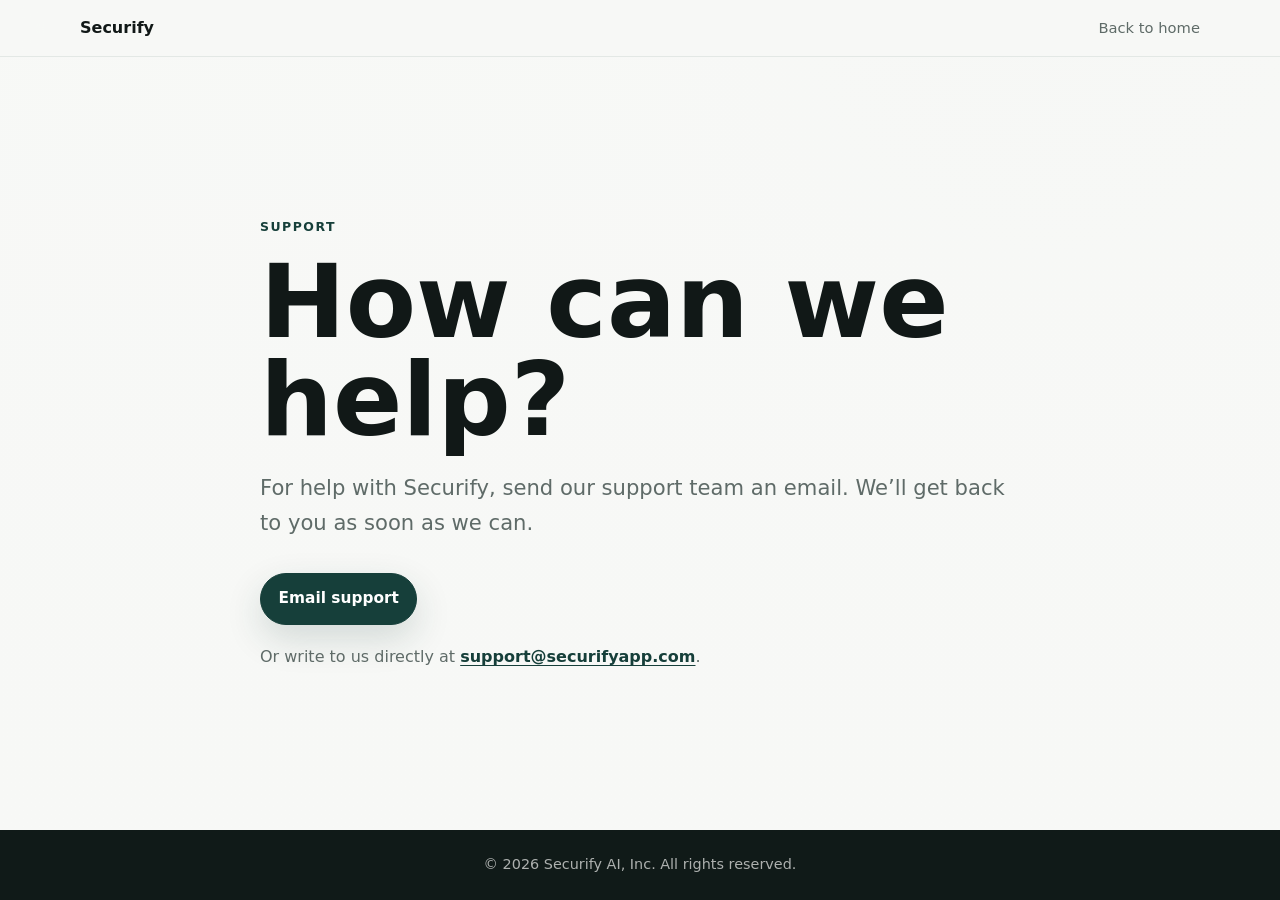
<file: support/index.html>
<!DOCTYPE html>
<html lang="en">
  <head>
    <meta charset="UTF-8" />
    <meta name="viewport" content="width=device-width, initial-scale=1.0" />
    <meta
      http-equiv="Content-Security-Policy"
      content="default-src 'self'; script-src 'self'; style-src 'self'; img-src 'self'; font-src 'self'; object-src 'none'; base-uri 'none'; form-action 'self'"
    />
    <title>Support | Securify</title>
    <meta
      name="description"
      content="Contact Securify support by email."
    />
    <link rel="icon" type="image/x-icon" href="/favicon.ico" />
    <link rel="stylesheet" href="/styles.css" />
  </head>
  <body class="page--support">
    <header class="site-header" aria-label="Primary navigation">
      <a class="brand" href="/" aria-label="Securify home">Securify</a>
      <nav class="site-nav" aria-label="Site navigation">
        <a href="/">Back to home</a>
      </nav>
    </header>

    <main>
      <section class="support section" aria-labelledby="support-title">
        <div class="section__inner support__content">
          <p class="section-label">Support</p>
          <h1 id="support-title">How can we help?</h1>
          <p class="hero__subheadline">
            For help with Securify, send our support team an email. We’ll get
            back to you as soon as we can.
          </p>
          <a class="button" href="mailto:support@securifyapp.com"
            >Email support</a
          >
          <p class="support__email">
            Or write to us directly at
            <a href="mailto:support@securifyapp.com"
              >support@securifyapp.com</a
            >.
          </p>
        </div>
      </section>
    </main>

    <footer class="site-footer">
      <p>&copy; 2026 Securify AI, Inc. All rights reserved.</p>
    </footer>
  </body>
</html>
</file>
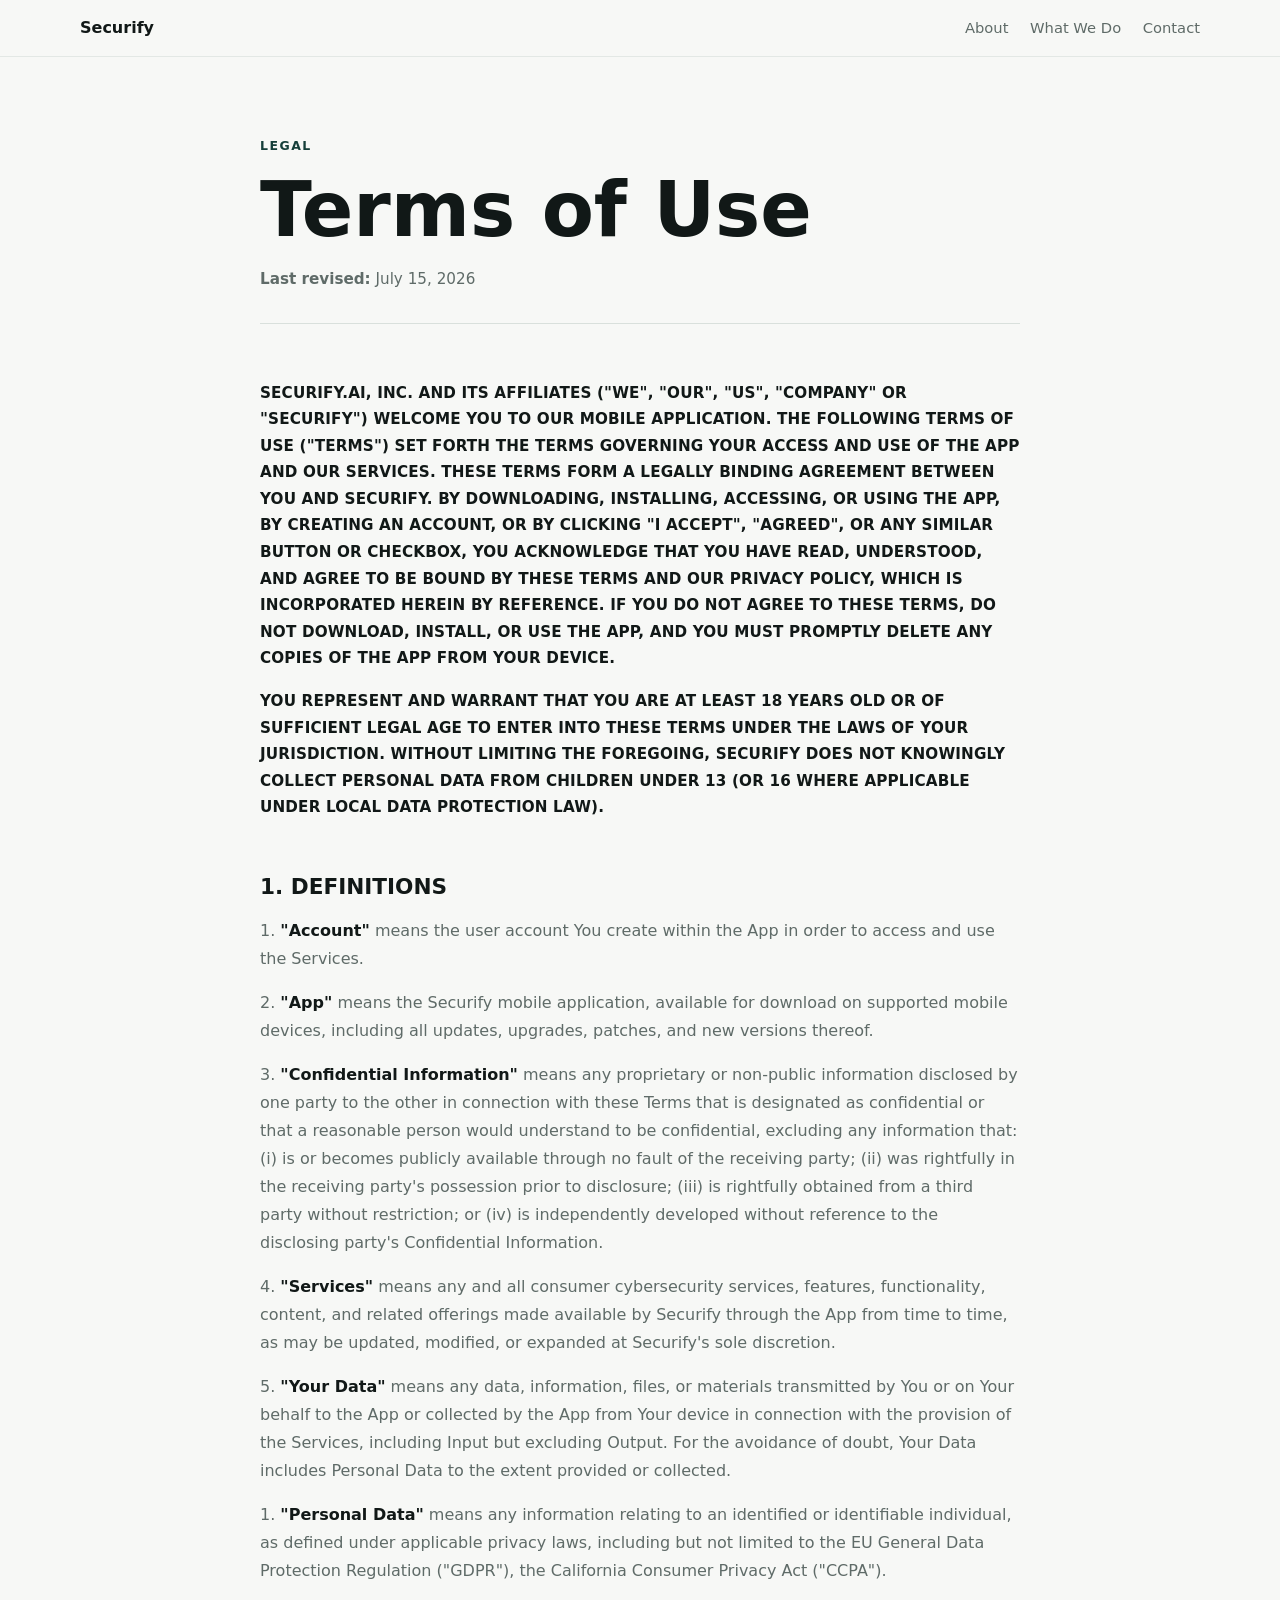
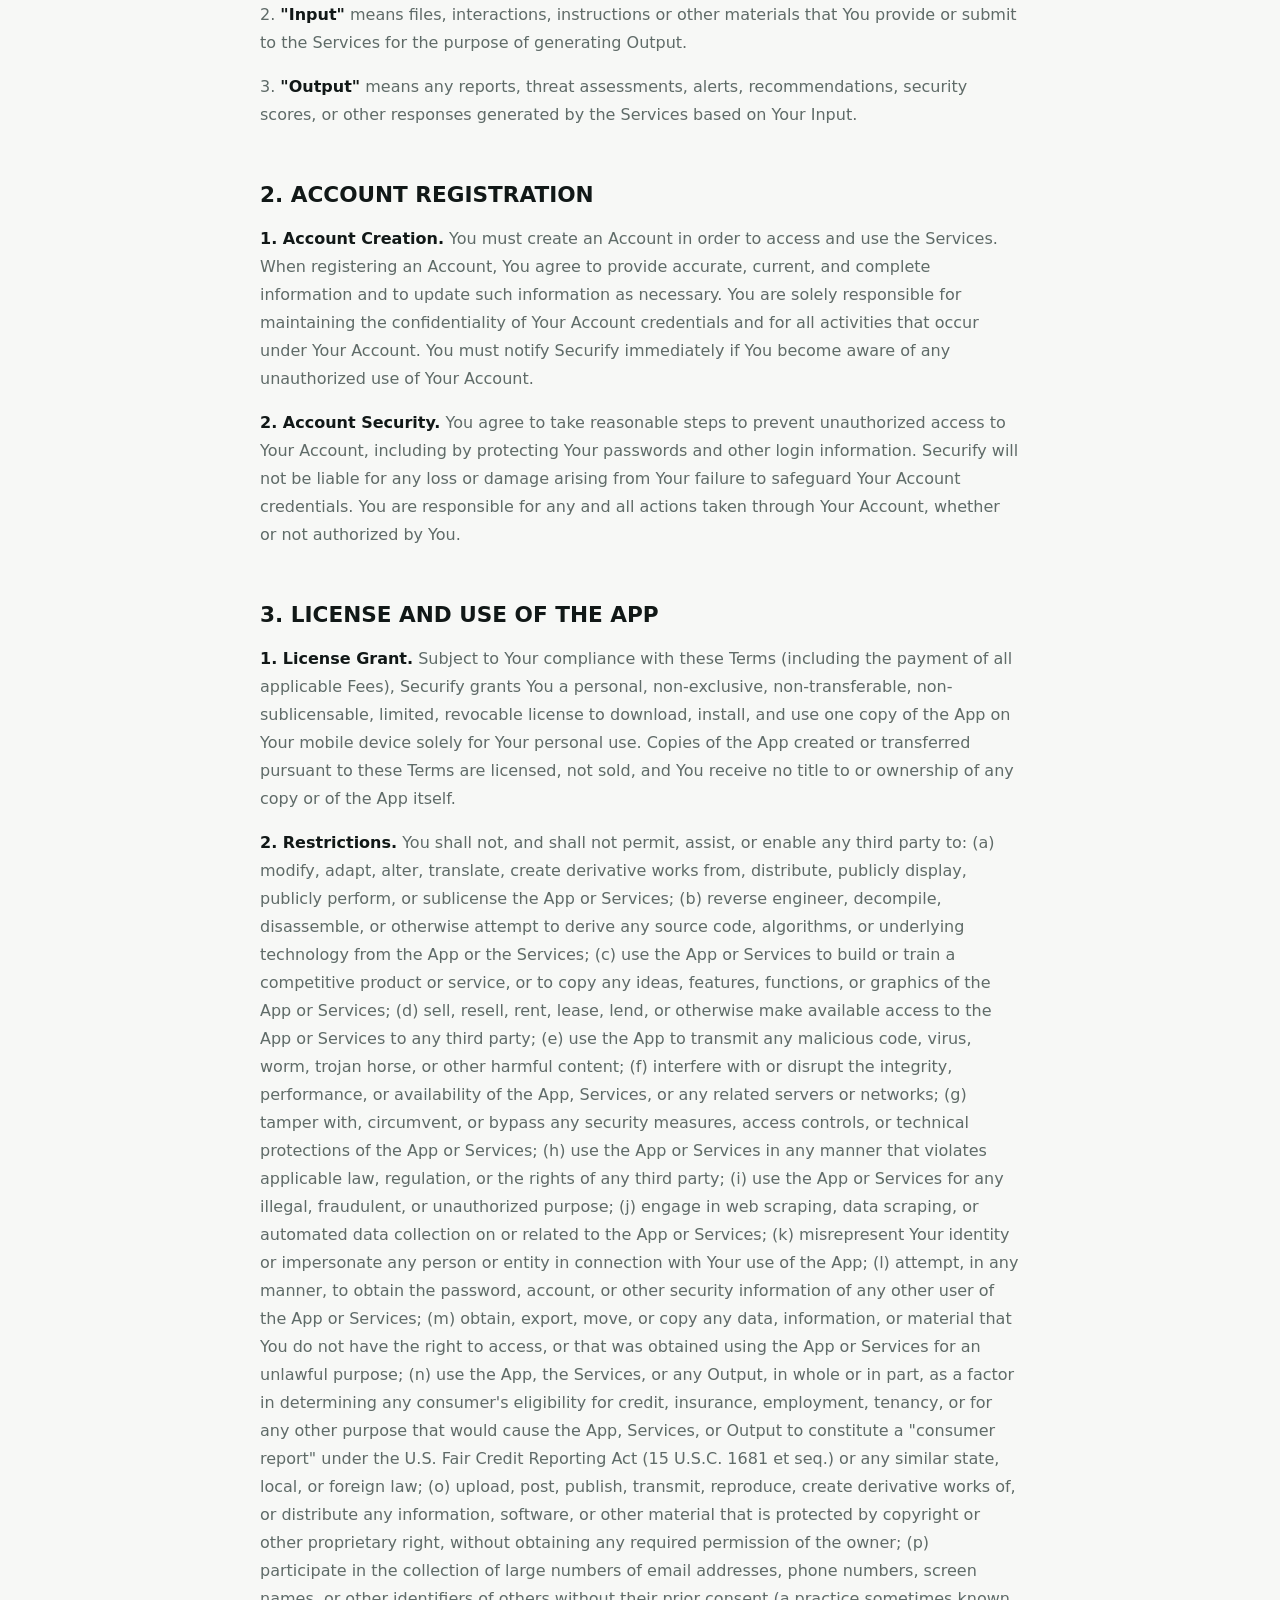
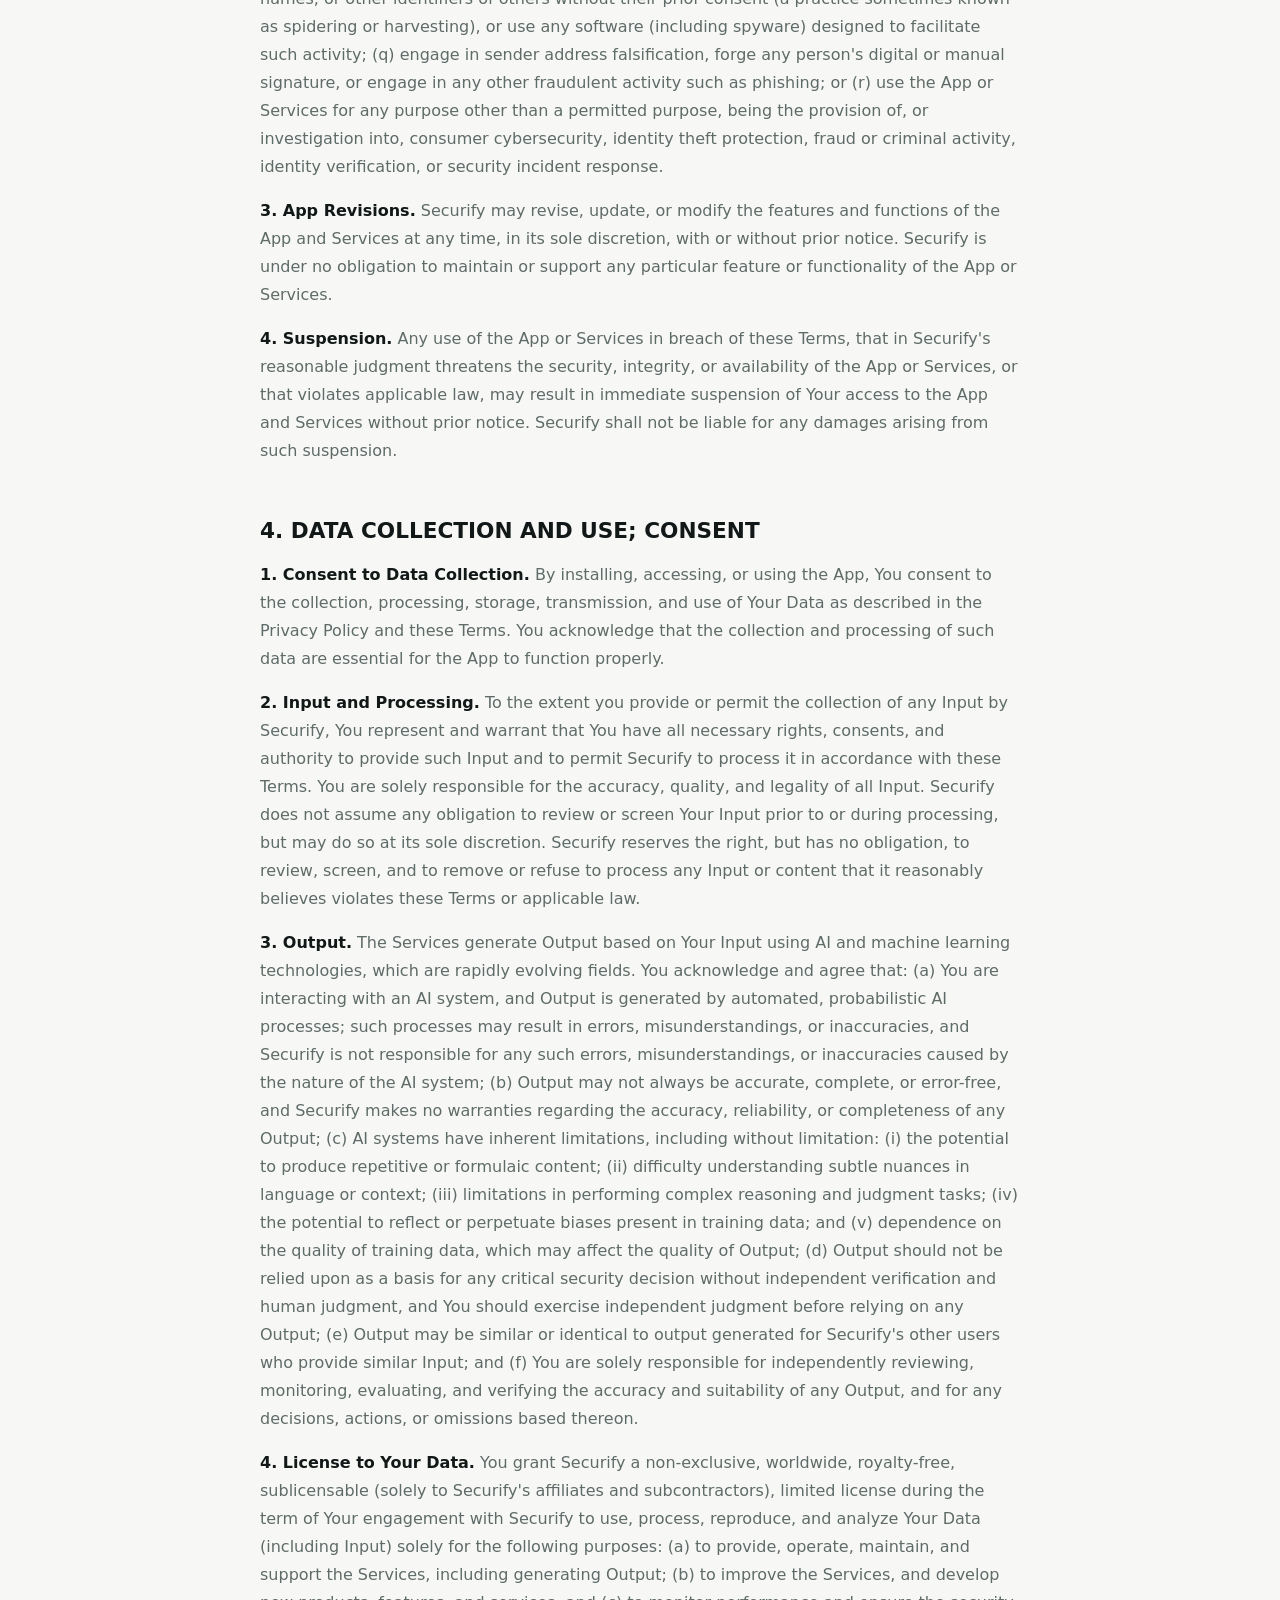
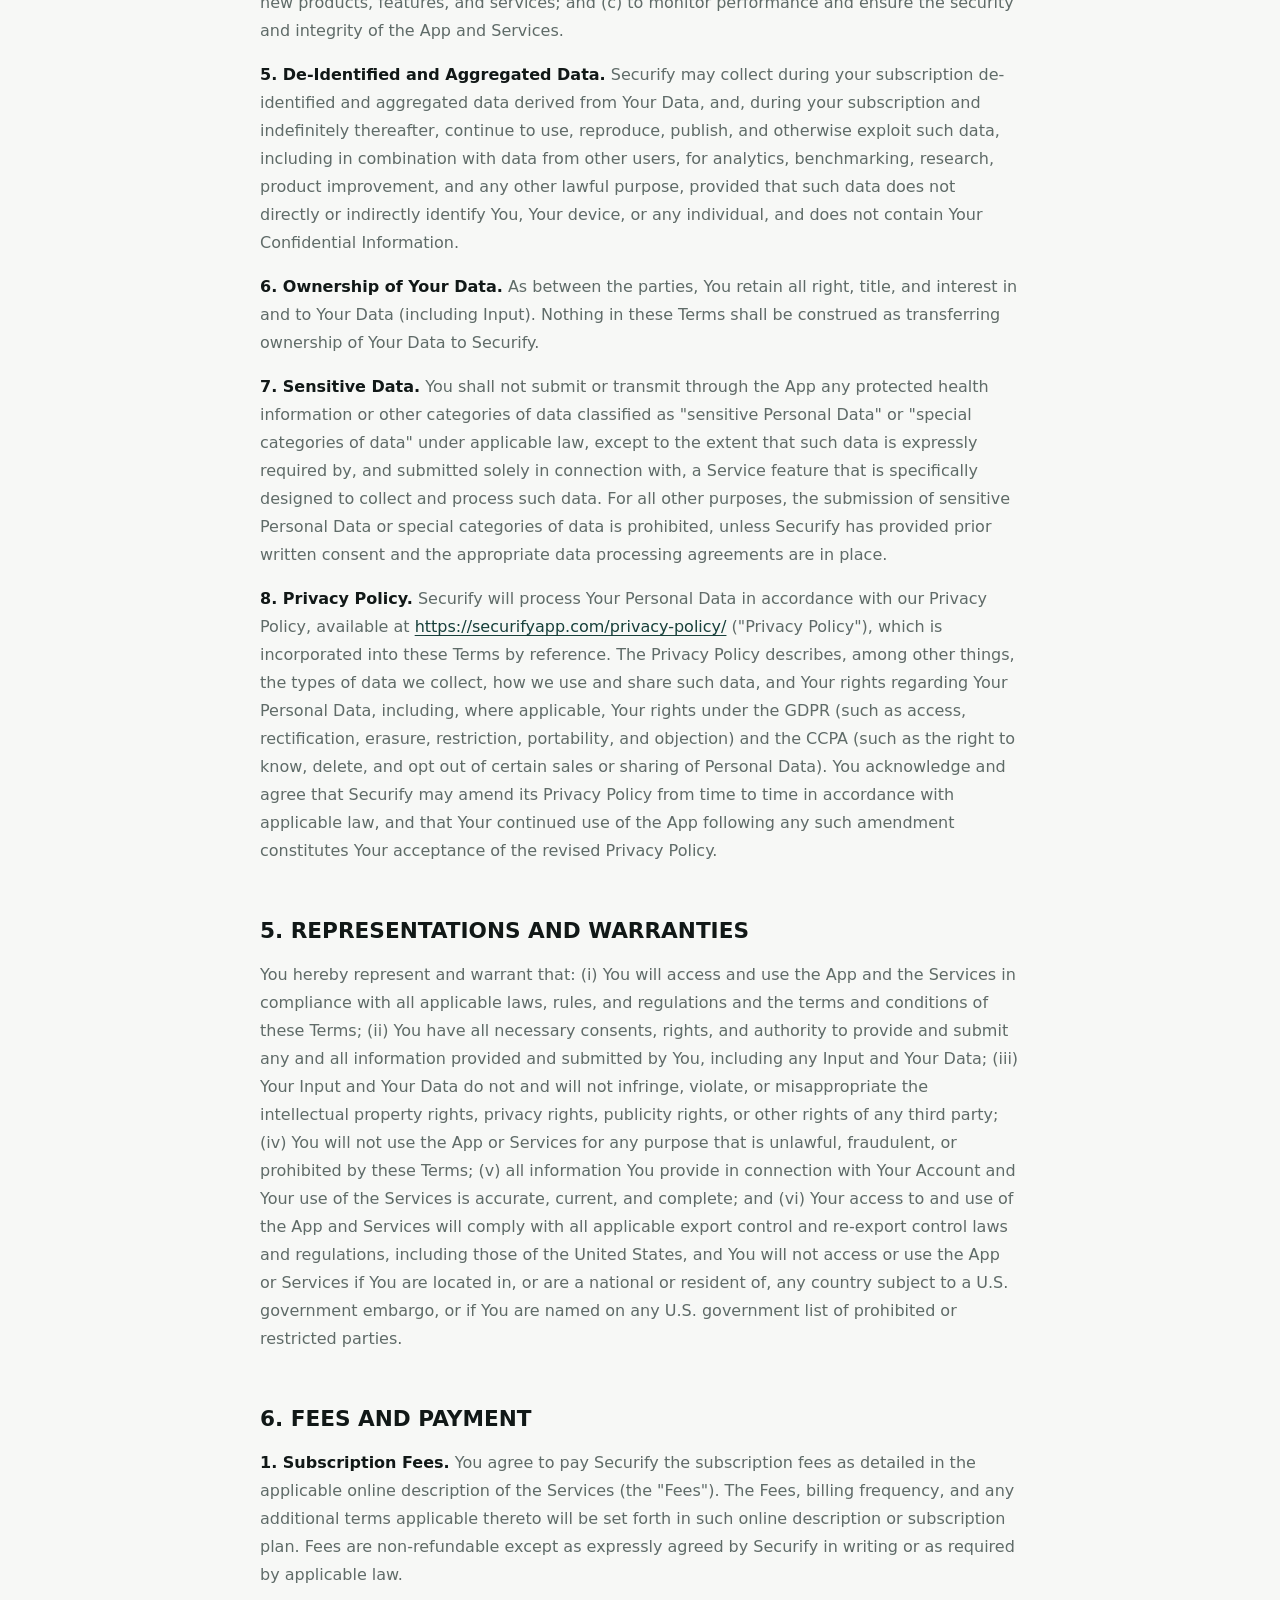
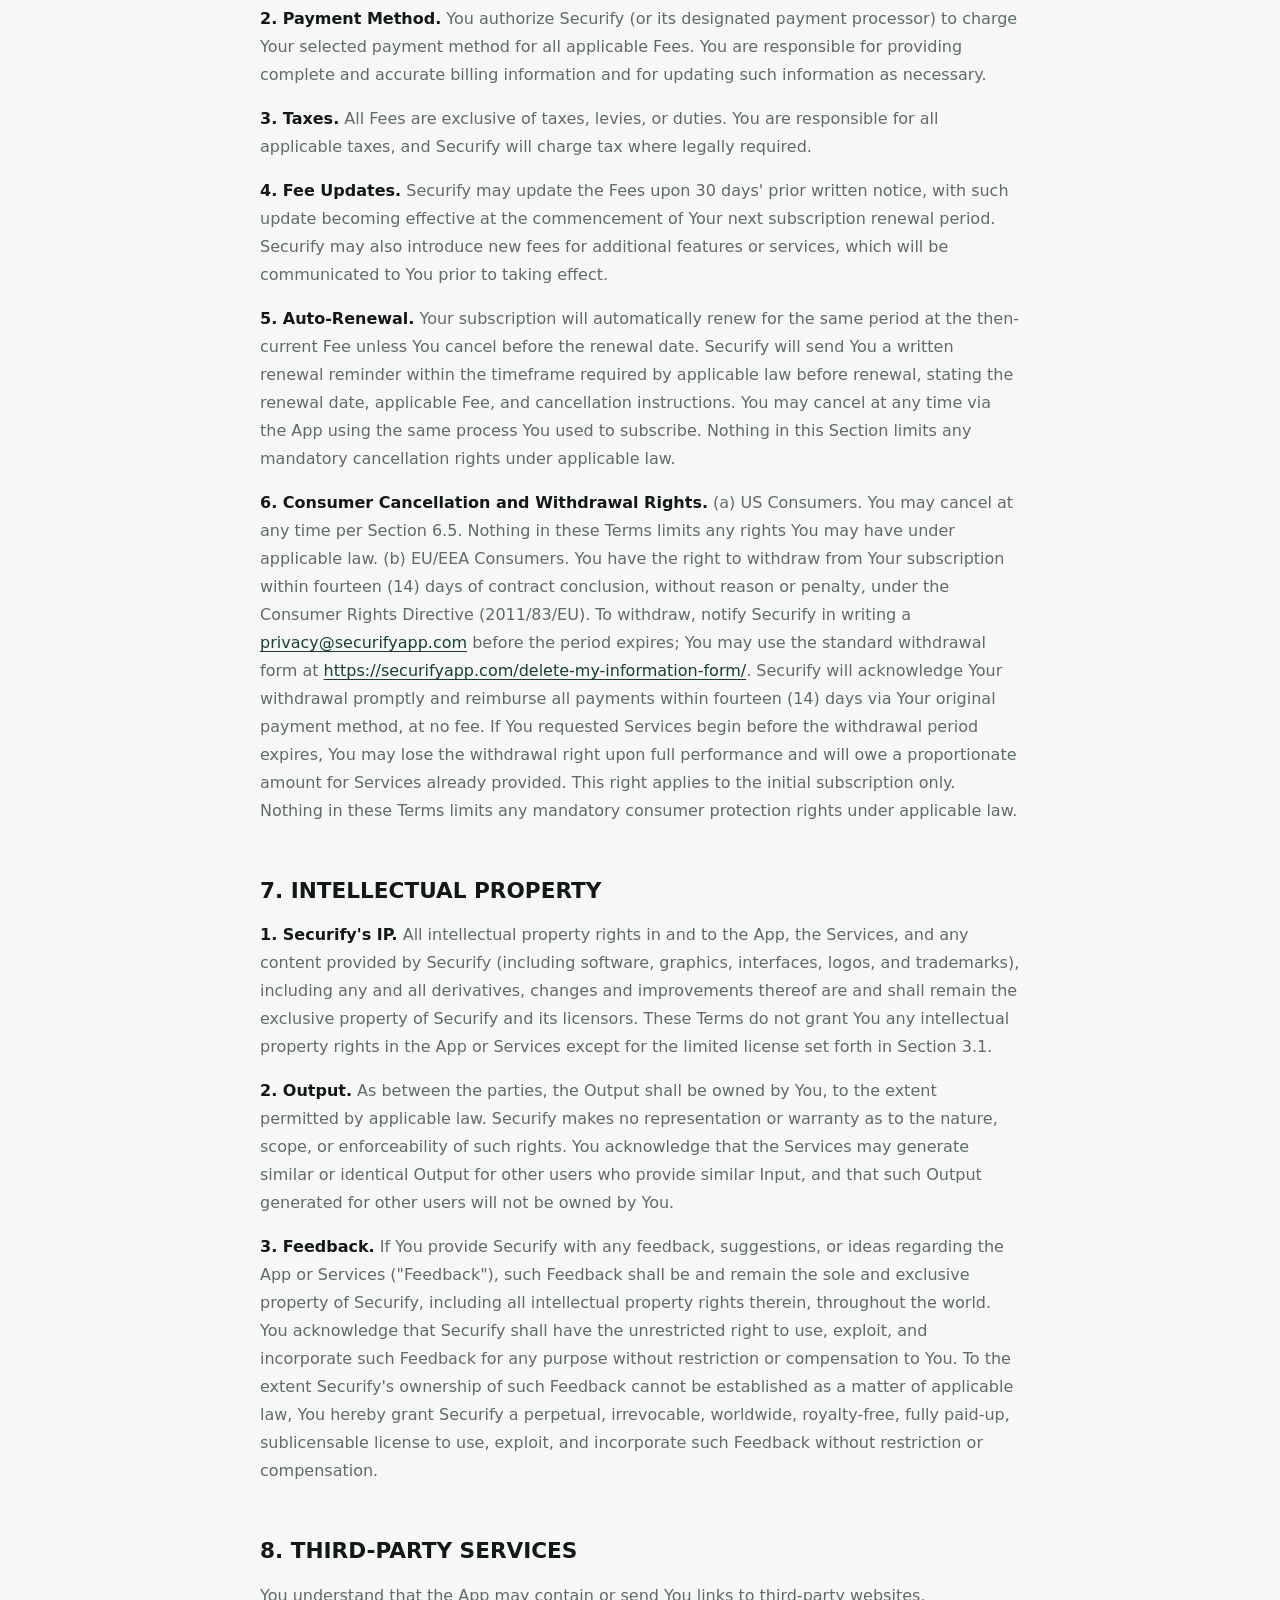
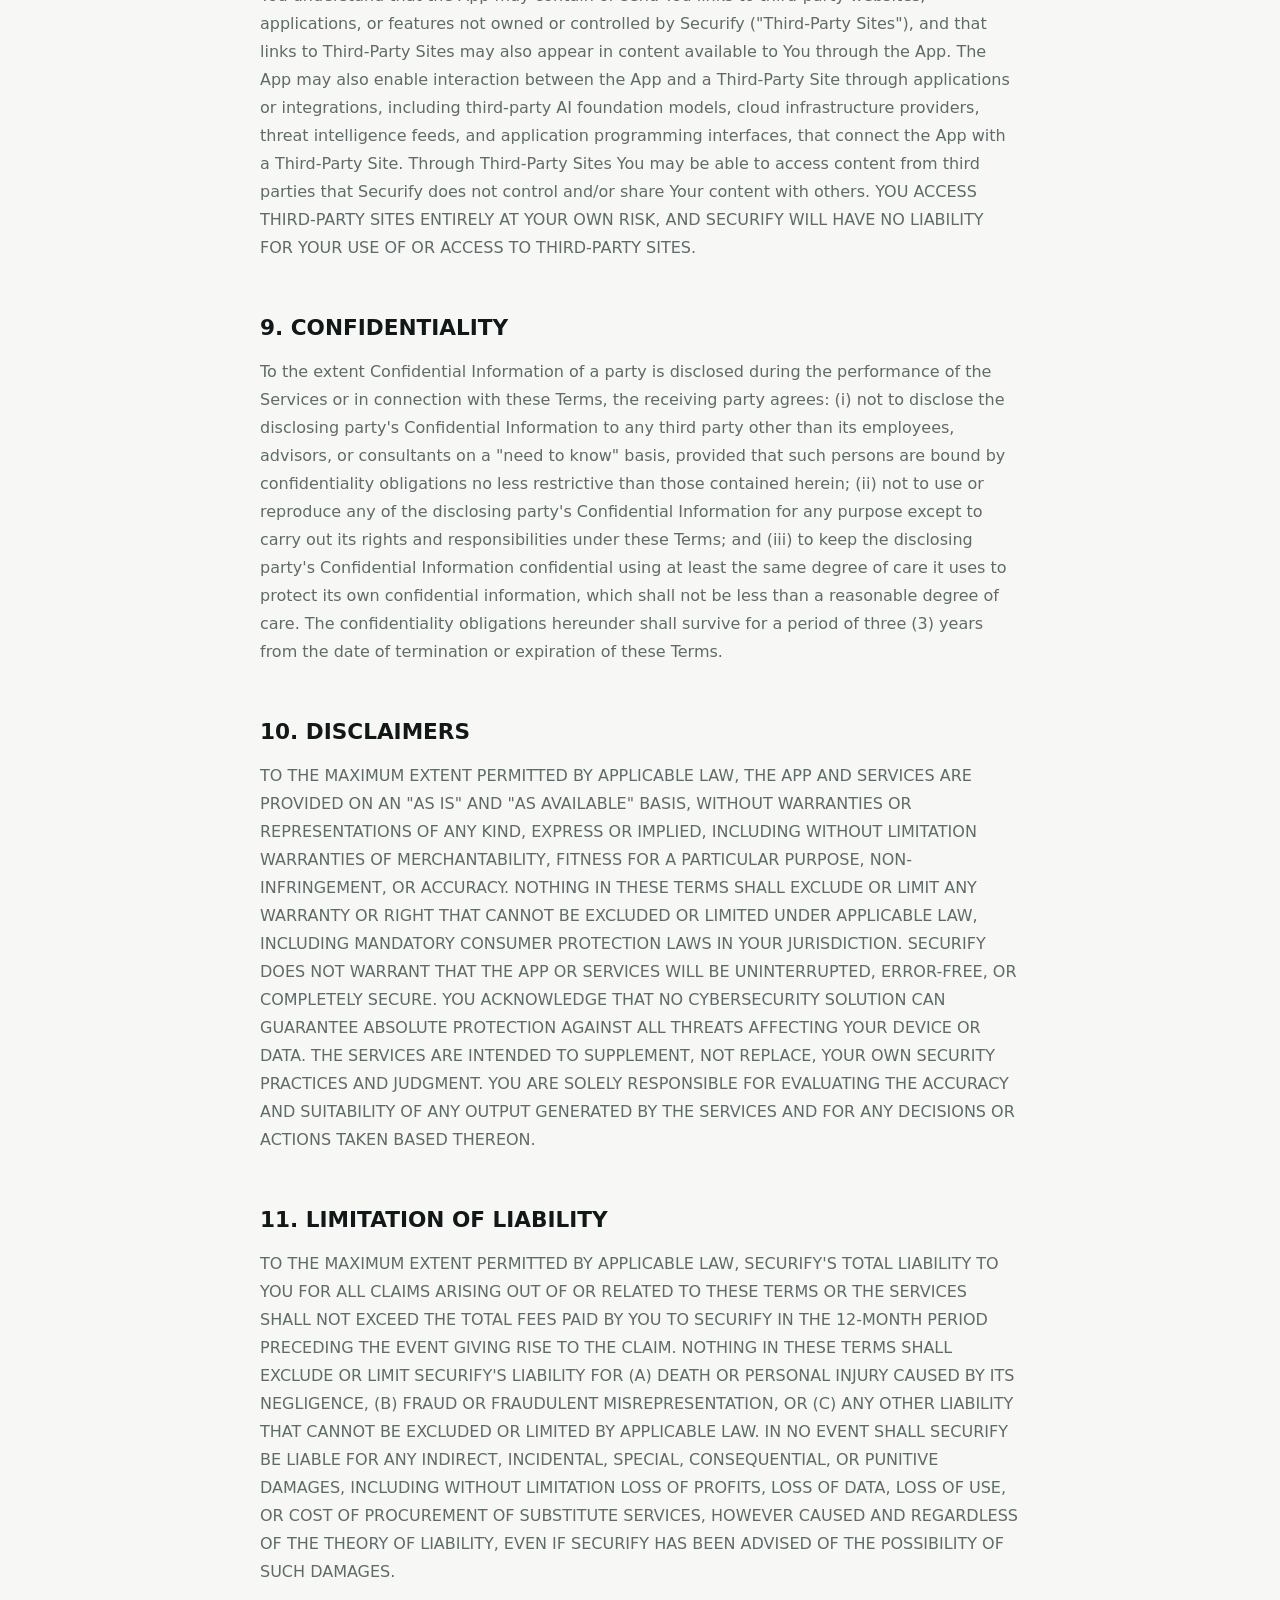
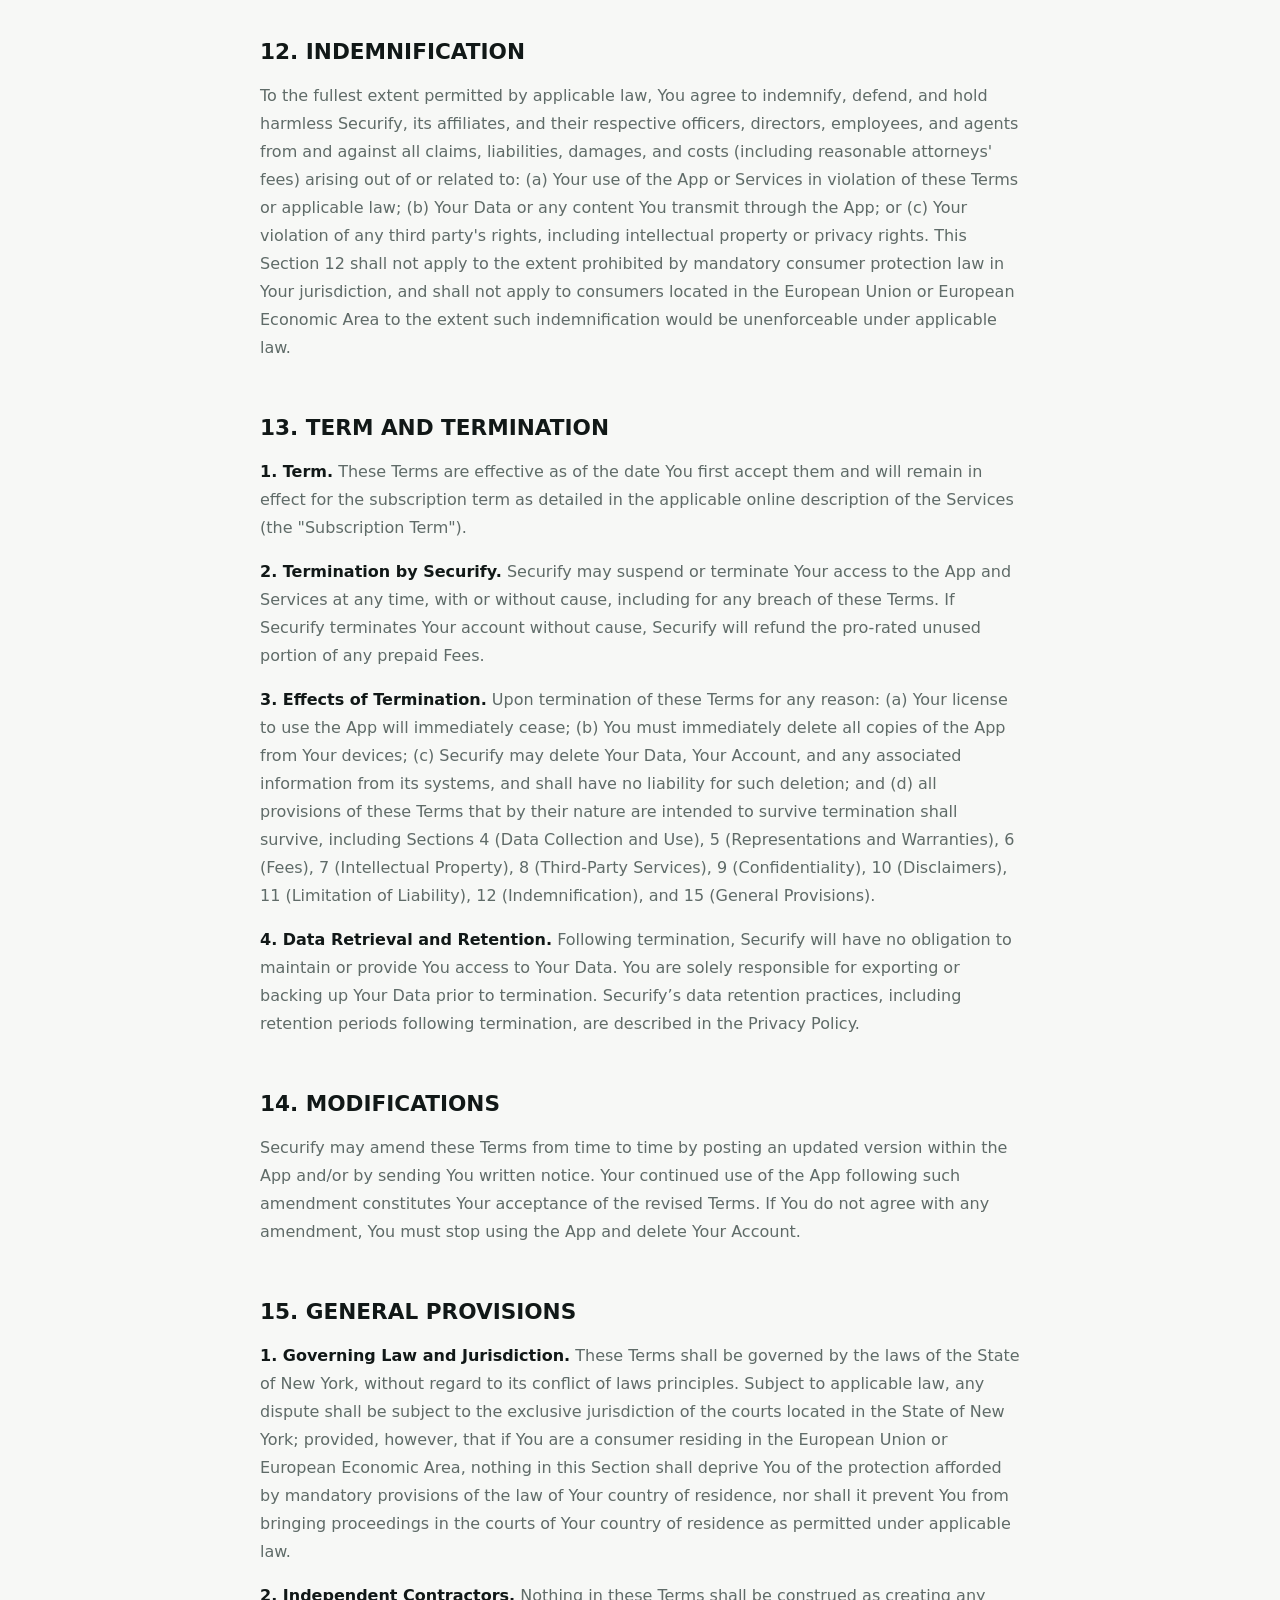
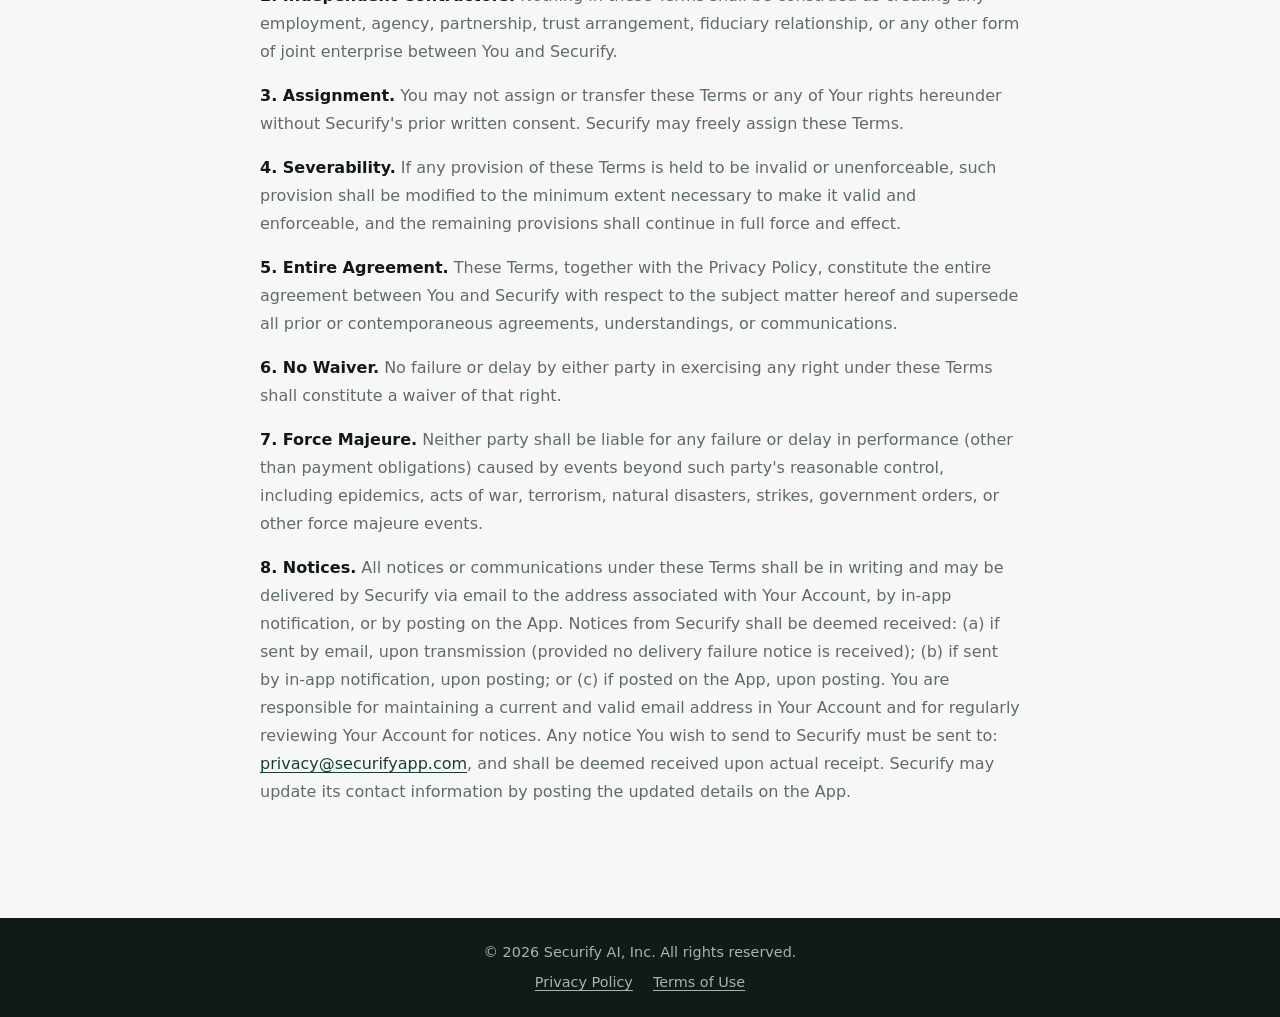
<file: terms-of-use/index.html>
<!DOCTYPE html>
<html lang="en">
  <head>
    <meta charset="UTF-8" />
    <meta name="viewport" content="width=device-width, initial-scale=1.0" />
    <meta http-equiv="Content-Security-Policy" content="default-src 'self'; script-src 'self'; style-src 'self'; img-src 'self'; font-src 'self'; object-src 'none'; base-uri 'none'; form-action 'self'" />
    <title>Terms of Use | Securify</title>
    <meta name="description" content="Terms governing access to and use of Securify&#x27;s mobile application and services." />
    <link rel="icon" type="image/x-icon" href="/favicon.ico" />
    <link rel="stylesheet" href="/styles.css" />
  </head>
  <body class="page--legal">
    <header class="site-header" aria-label="Primary navigation">
      <a class="brand" href="/" aria-label="Securify home">Securify</a>
      <nav class="site-nav" aria-label="Site navigation">
        <a href="/#about">About</a>
        <a href="/#work">What We Do</a>
        <a href="/#contact">Contact</a>
      </nav>
    </header>
    <main class="legal-page">
      <article class="legal-document">
        <header class="legal-header">
          <p class="section-label">Legal</p>
          <h1>Terms of Use</h1>
          <p class="legal-revised"><strong>Last revised:</strong> July 15, 2026</p>
        </header>
        <div class="legal-content">
<p class="legal-notice">SECURIFY.AI, INC. AND ITS AFFILIATES ("WE", "OUR", "US", "COMPANY" OR "SECURIFY") WELCOME YOU TO OUR MOBILE APPLICATION. THE FOLLOWING TERMS OF USE ("TERMS") SET FORTH THE TERMS GOVERNING YOUR ACCESS AND USE OF THE APP AND OUR SERVICES. THESE TERMS FORM A LEGALLY BINDING AGREEMENT BETWEEN YOU AND SECURIFY. BY DOWNLOADING, INSTALLING, ACCESSING, OR USING THE APP, BY CREATING AN ACCOUNT, OR BY CLICKING "I ACCEPT", "AGREED", OR ANY SIMILAR BUTTON OR CHECKBOX, YOU ACKNOWLEDGE THAT YOU HAVE READ, UNDERSTOOD, AND AGREE TO BE BOUND BY THESE TERMS AND OUR PRIVACY POLICY, WHICH IS INCORPORATED HEREIN BY REFERENCE. IF YOU DO NOT AGREE TO THESE TERMS, DO NOT DOWNLOAD, INSTALL, OR USE THE APP, AND YOU MUST PROMPTLY DELETE ANY COPIES OF THE APP FROM YOUR DEVICE.</p>
<p class="legal-notice">YOU REPRESENT AND WARRANT THAT YOU ARE AT LEAST 18 YEARS OLD OR OF SUFFICIENT LEGAL AGE TO ENTER INTO THESE TERMS UNDER THE LAWS OF YOUR JURISDICTION. WITHOUT LIMITING THE FOREGOING, SECURIFY DOES NOT KNOWINGLY COLLECT PERSONAL DATA FROM CHILDREN UNDER 13 (OR 16 WHERE APPLICABLE UNDER LOCAL DATA PROTECTION LAW).</p>
<h2 id="section-1">1. DEFINITIONS</h2>
<p>1. <strong>"Account"</strong> means the user account You create within the App in order to access and use the Services.</p>
<p>2. <strong>"App"</strong> means the Securify mobile application, available for download on supported mobile devices, including all updates, upgrades, patches, and new versions thereof.</p>
<p>3. <strong>"Confidential Information"</strong> means any proprietary or non-public information disclosed by one party to the other in connection with these Terms that is designated as confidential or that a reasonable person would understand to be confidential, excluding any information that: (i) is or becomes publicly available through no fault of the receiving party; (ii) was rightfully in the receiving party's possession prior to disclosure; (iii) is rightfully obtained from a third party without restriction; or (iv) is independently developed without reference to the disclosing party's Confidential Information.</p>
<p>4. <strong>"Services"</strong> means any and all consumer cybersecurity services, features, functionality, content, and related offerings made available by Securify through the App from time to time, as may be updated, modified, or expanded at Securify's sole discretion.</p>
<p>5. <strong>"Your Data"</strong> means any data, information, files, or materials transmitted by You or on Your behalf to the App or collected by the App from Your device in connection with the provision of the Services, including Input but excluding Output. For the avoidance of doubt, Your Data includes Personal Data to the extent provided or collected.</p>
<p>1. <strong>"Personal Data"</strong> means any information relating to an identified or identifiable individual, as defined under applicable privacy laws, including but not limited to the EU General Data Protection Regulation ("GDPR"), the California Consumer Privacy Act ("CCPA").</p>
<p>2. <strong>"Input"</strong> means files, interactions, instructions or other materials that You provide or submit to the Services for the purpose of generating Output.</p>
<p>3. <strong>"Output"</strong> means any reports, threat assessments, alerts, recommendations, security scores, or other responses generated by the Services based on Your Input.</p>
<h2 id="section-2">2. ACCOUNT REGISTRATION</h2>
<p><strong>1. Account Creation.</strong> You must create an Account in order to access and use the Services. When registering an Account, You agree to provide accurate, current, and complete information and to update such information as necessary. You are solely responsible for maintaining the confidentiality of Your Account credentials and for all activities that occur under Your Account. You must notify Securify immediately if You become aware of any unauthorized use of Your Account.</p>
<p><strong>2. Account Security.</strong> You agree to take reasonable steps to prevent unauthorized access to Your Account, including by protecting Your passwords and other login information. Securify will not be liable for any loss or damage arising from Your failure to safeguard Your Account credentials. You are responsible for any and all actions taken through Your Account, whether or not authorized by You.</p>
<h2 id="section-3">3. LICENSE AND USE OF THE APP</h2>
<p><strong>1. License Grant.</strong> Subject to Your compliance with these Terms (including the payment of all applicable Fees), Securify grants You a personal, non-exclusive, non-transferable, non-sublicensable, limited, revocable license to download, install, and use one copy of the App on Your mobile device solely for Your personal use. Copies of the App created or transferred pursuant to these Terms are licensed, not sold, and You receive no title to or ownership of any copy or of the App itself.</p>
<p><strong>2. Restrictions.</strong> You shall not, and shall not permit, assist, or enable any third party to: (a) modify, adapt, alter, translate, create derivative works from, distribute, publicly display, publicly perform, or sublicense the App or Services; (b) reverse engineer, decompile, disassemble, or otherwise attempt to derive any source code, algorithms, or underlying technology from the App or the Services; (c) use the App or Services to build or train a competitive product or service, or to copy any ideas, features, functions, or graphics of the App or Services; (d) sell, resell, rent, lease, lend, or otherwise make available access to the App or Services to any third party; (e) use the App to transmit any malicious code, virus, worm, trojan horse, or other harmful content; (f) interfere with or disrupt the integrity, performance, or availability of the App, Services, or any related servers or networks; (g) tamper with, circumvent, or bypass any security measures, access controls, or technical protections of the App or Services; (h) use the App or Services in any manner that violates applicable law, regulation, or the rights of any third party; (i) use the App or Services for any illegal, fraudulent, or unauthorized purpose; (j) engage in web scraping, data scraping, or automated data collection on or related to the App or Services; (k) misrepresent Your identity or impersonate any person or entity in connection with Your use of the App; (l) attempt, in any manner, to obtain the password, account, or other security information of any other user of the App or Services; (m) obtain, export, move, or copy any data, information, or material that You do not have the right to access, or that was obtained using the App or Services for an unlawful purpose; (n) use the App, the Services, or any Output, in whole or in part, as a factor in determining any consumer's eligibility for credit, insurance, employment, tenancy, or for any other purpose that would cause the App, Services, or Output to constitute a "consumer report" under the U.S. Fair Credit Reporting Act (15 U.S.C. 1681 et seq.) or any similar state, local, or foreign law; (o) upload, post, publish, transmit, reproduce, create derivative works of, or distribute any information, software, or other material that is protected by copyright or other proprietary right, without obtaining any required permission of the owner; (p) participate in the collection of large numbers of email addresses, phone numbers, screen names, or other identifiers of others without their prior consent (a practice sometimes known as spidering or harvesting), or use any software (including spyware) designed to facilitate such activity; (q) engage in sender address falsification, forge any person's digital or manual signature, or engage in any other fraudulent activity such as phishing; or (r) use the App or Services for any purpose other than a permitted purpose, being the provision of, or investigation into, consumer cybersecurity, identity theft protection, fraud or criminal activity, identity verification, or security incident response.</p>
<p><strong>3. App Revisions.</strong> Securify may revise, update, or modify the features and functions of the App and Services at any time, in its sole discretion, with or without prior notice. Securify is under no obligation to maintain or support any particular feature or functionality of the App or Services.</p>
<p><strong>4. Suspension.</strong> Any use of the App or Services in breach of these Terms, that in Securify's reasonable judgment threatens the security, integrity, or availability of the App or Services, or that violates applicable law, may result in immediate suspension of Your access to the App and Services without prior notice. Securify shall not be liable for any damages arising from such suspension.</p>
<h2 id="section-4">4. DATA COLLECTION AND USE; CONSENT</h2>
<p><strong>1. Consent to Data Collection.</strong> By installing, accessing, or using the App, You consent to the collection, processing, storage, transmission, and use of Your Data as described in the Privacy Policy and these Terms. You acknowledge that the collection and processing of such data are essential for the App to function properly.</p>
<p><strong>2. Input and Processing.</strong> To the extent you provide or permit the collection of any Input by Securify, You represent and warrant that You have all necessary rights, consents, and authority to provide such Input and to permit Securify to process it in accordance with these Terms. You are solely responsible for the accuracy, quality, and legality of all Input. Securify does not assume any obligation to review or screen Your Input prior to or during processing, but may do so at its sole discretion. Securify reserves the right, but has no obligation, to review, screen, and to remove or refuse to process any Input or content that it reasonably believes violates these Terms or applicable law.</p>
<p><strong>3. Output.</strong> The Services generate Output based on Your Input using AI and machine learning technologies, which are rapidly evolving fields. You acknowledge and agree that: (a) You are interacting with an AI system, and Output is generated by automated, probabilistic AI processes; such processes may result in errors, misunderstandings, or inaccuracies, and Securify is not responsible for any such errors, misunderstandings, or inaccuracies caused by the nature of the AI system; (b) Output may not always be accurate, complete, or error-free, and Securify makes no warranties regarding the accuracy, reliability, or completeness of any Output; (c) AI systems have inherent limitations, including without limitation: (i) the potential to produce repetitive or formulaic content; (ii) difficulty understanding subtle nuances in language or context; (iii) limitations in performing complex reasoning and judgment tasks; (iv) the potential to reflect or perpetuate biases present in training data; and (v) dependence on the quality of training data, which may affect the quality of Output; (d) Output should not be relied upon as a basis for any critical security decision without independent verification and human judgment, and You should exercise independent judgment before relying on any Output; (e) Output may be similar or identical to output generated for Securify's other users who provide similar Input; and (f) You are solely responsible for independently reviewing, monitoring, evaluating, and verifying the accuracy and suitability of any Output, and for any decisions, actions, or omissions based thereon.</p>
<p><strong>4. License to Your Data.</strong> You grant Securify a non-exclusive, worldwide, royalty-free, sublicensable (solely to Securify's affiliates and subcontractors), limited license during the term of Your engagement with Securify to use, process, reproduce, and analyze Your Data (including Input) solely for the following purposes: (a) to provide, operate, maintain, and support the Services, including generating Output; (b) to improve the Services, and develop new products, features, and services; and (c) to monitor performance and ensure the security and integrity of the App and Services.</p>
<p><strong>5. De-Identified and Aggregated Data.</strong> Securify may collect during your subscription de-identified and aggregated data derived from Your Data, and, during your subscription and indefinitely thereafter, continue to use, reproduce, publish, and otherwise exploit such data, including in combination with data from other users, for analytics, benchmarking, research, product improvement, and any other lawful purpose, provided that such data does not directly or indirectly identify You, Your device, or any individual, and does not contain Your Confidential Information.</p>
<p><strong>6. Ownership of Your Data.</strong> As between the parties, You retain all right, title, and interest in and to Your Data (including Input). Nothing in these Terms shall be construed as transferring ownership of Your Data to Securify.</p>
<p><strong>7. Sensitive Data.</strong> You shall not submit or transmit through the App any protected health information or other categories of data classified as "sensitive Personal Data" or "special categories of data" under applicable law, except to the extent that such data is expressly required by, and submitted solely in connection with, a Service feature that is specifically designed to collect and process such data. For all other purposes, the submission of sensitive Personal Data or special categories of data is prohibited, unless Securify has provided prior written consent and the appropriate data processing agreements are in place.</p>
<p><strong>8. Privacy Policy.</strong> Securify will process Your Personal Data in accordance with our Privacy Policy, available at <a href="/privacy-policy/">https://securifyapp.com/privacy-policy/</a> ("Privacy Policy"), which is incorporated into these Terms by reference. The Privacy Policy describes, among other things, the types of data we collect, how we use and share such data, and Your rights regarding Your Personal Data, including, where applicable, Your rights under the GDPR (such as access, rectification, erasure, restriction, portability, and objection) and the CCPA (such as the right to know, delete, and opt out of certain sales or sharing of Personal Data). You acknowledge and agree that Securify may amend its Privacy Policy from time to time in accordance with applicable law, and that Your continued use of the App following any such amendment constitutes Your acceptance of the revised Privacy Policy.</p>
<h2 id="section-5">5. REPRESENTATIONS AND WARRANTIES</h2>
<p>You hereby represent and warrant that: (i) You will access and use the App and the Services in compliance with all applicable laws, rules, and regulations and the terms and conditions of these Terms; (ii) You have all necessary consents, rights, and authority to provide and submit any and all information provided and submitted by You, including any Input and Your Data; (iii) Your Input and Your Data do not and will not infringe, violate, or misappropriate the intellectual property rights, privacy rights, publicity rights, or other rights of any third party; (iv) You will not use the App or Services for any purpose that is unlawful, fraudulent, or prohibited by these Terms; (v) all information You provide in connection with Your Account and Your use of the Services is accurate, current, and complete; and (vi) Your access to and use of the App and Services will comply with all applicable export control and re-export control laws and regulations, including those of the United States, and You will not access or use the App or Services if You are located in, or are a national or resident of, any country subject to a U.S. government embargo, or if You are named on any U.S. government list of prohibited or restricted parties.</p>
<h2 id="section-6">6. FEES AND PAYMENT</h2>
<p><strong>1. Subscription Fees.</strong> You agree to pay Securify the subscription fees as detailed in the applicable online description of the Services (the "Fees"). The Fees, billing frequency, and any additional terms applicable thereto will be set forth in such online description or subscription plan. Fees are non-refundable except as expressly agreed by Securify in writing or as required by applicable law.</p>
<p><strong>2. Payment Method.</strong> You authorize Securify (or its designated payment processor) to charge Your selected payment method for all applicable Fees. You are responsible for providing complete and accurate billing information and for updating such information as necessary.</p>
<p><strong>3. Taxes.</strong> All Fees are exclusive of taxes, levies, or duties. You are responsible for all applicable taxes, and Securify will charge tax where legally required.</p>
<p><strong>4. Fee Updates.</strong> Securify may update the Fees upon 30 days' prior written notice, with such update becoming effective at the commencement of Your next subscription renewal period. Securify may also introduce new fees for additional features or services, which will be communicated to You prior to taking effect.</p>
<p><strong>5. Auto-Renewal.</strong> Your subscription will automatically renew for the same period at the then-current Fee unless You cancel before the renewal date. Securify will send You a written renewal reminder within the timeframe required by applicable law before renewal, stating the renewal date, applicable Fee, and cancellation instructions. You may cancel at any time via the App using the same process You used to subscribe. Nothing in this Section limits any mandatory cancellation rights under applicable law.</p>
<p><strong>6. Consumer Cancellation and Withdrawal Rights.</strong> (a) US Consumers. You may cancel at any time per Section 6.5. Nothing in these Terms limits any rights You may have under applicable law. (b) EU/EEA Consumers. You have the right to withdraw from Your subscription within fourteen (14) days of contract conclusion, without reason or penalty, under the Consumer Rights Directive (2011/83/EU). To withdraw, notify Securify in writing a <a href="mailto:privacy@securifyapp.com">privacy@securifyapp.com</a> before the period expires; You may use the standard withdrawal form at <a href="/delete-my-information-form/">https://securifyapp.com/delete-my-information-form/</a>. Securify will acknowledge Your withdrawal promptly and reimburse all payments within fourteen (14) days via Your original payment method, at no fee. If You requested Services begin before the withdrawal period expires, You may lose the withdrawal right upon full performance and will owe a proportionate amount for Services already provided. This right applies to the initial subscription only. Nothing in these Terms limits any mandatory consumer protection rights under applicable law.</p>
<h2 id="section-7">7. INTELLECTUAL PROPERTY</h2>
<p><strong>1. Securify's IP.</strong> All intellectual property rights in and to the App, the Services, and any content provided by Securify (including software, graphics, interfaces, logos, and trademarks), including any and all derivatives, changes and improvements thereof are and shall remain the exclusive property of Securify and its licensors. These Terms do not grant You any intellectual property rights in the App or Services except for the limited license set forth in Section 3.1.</p>
<p><strong>2. Output.</strong> As between the parties, the Output shall be owned by You, to the extent permitted by applicable law. Securify makes no representation or warranty as to the nature, scope, or enforceability of such rights. You acknowledge that the Services may generate similar or identical Output for other users who provide similar Input, and that such Output generated for other users will not be owned by You.</p>
<p><strong>3. Feedback.</strong> If You provide Securify with any feedback, suggestions, or ideas regarding the App or Services ("Feedback"), such Feedback shall be and remain the sole and exclusive property of Securify, including all intellectual property rights therein, throughout the world. You acknowledge that Securify shall have the unrestricted right to use, exploit, and incorporate such Feedback for any purpose without restriction or compensation to You. To the extent Securify's ownership of such Feedback cannot be established as a matter of applicable law, You hereby grant Securify a perpetual, irrevocable, worldwide, royalty-free, fully paid-up, sublicensable license to use, exploit, and incorporate such Feedback without restriction or compensation.</p>
<h2 id="section-8">8. THIRD-PARTY SERVICES</h2>
<p>You understand that the App may contain or send You links to third-party websites, applications, or features not owned or controlled by Securify ("Third-Party Sites"), and that links to Third-Party Sites may also appear in content available to You through the App. The App may also enable interaction between the App and a Third-Party Site through applications or integrations, including third-party AI foundation models, cloud infrastructure providers, threat intelligence feeds, and application programming interfaces, that connect the App with a Third-Party Site. Through Third-Party Sites You may be able to access content from third parties that Securify does not control and/or share Your content with others. YOU ACCESS THIRD-PARTY SITES ENTIRELY AT YOUR OWN RISK, AND SECURIFY WILL HAVE NO LIABILITY FOR YOUR USE OF OR ACCESS TO THIRD-PARTY SITES.</p>
<h2 id="section-9">9. CONFIDENTIALITY</h2>
<p>To the extent Confidential Information of a party is disclosed during the performance of the Services or in connection with these Terms, the receiving party agrees: (i) not to disclose the disclosing party's Confidential Information to any third party other than its employees, advisors, or consultants on a "need to know" basis, provided that such persons are bound by confidentiality obligations no less restrictive than those contained herein; (ii) not to use or reproduce any of the disclosing party's Confidential Information for any purpose except to carry out its rights and responsibilities under these Terms; and (iii) to keep the disclosing party's Confidential Information confidential using at least the same degree of care it uses to protect its own confidential information, which shall not be less than a reasonable degree of care. The confidentiality obligations hereunder shall survive for a period of three (3) years from the date of termination or expiration of these Terms.</p>
<h2 id="section-10">10. DISCLAIMERS</h2>
<p>TO THE MAXIMUM EXTENT PERMITTED BY APPLICABLE LAW, THE APP AND SERVICES ARE PROVIDED ON AN "AS IS" AND "AS AVAILABLE" BASIS, WITHOUT WARRANTIES OR REPRESENTATIONS OF ANY KIND, EXPRESS OR IMPLIED, INCLUDING WITHOUT LIMITATION WARRANTIES OF MERCHANTABILITY, FITNESS FOR A PARTICULAR PURPOSE, NON-INFRINGEMENT, OR ACCURACY. NOTHING IN THESE TERMS SHALL EXCLUDE OR LIMIT ANY WARRANTY OR RIGHT THAT CANNOT BE EXCLUDED OR LIMITED UNDER APPLICABLE LAW, INCLUDING MANDATORY CONSUMER PROTECTION LAWS IN YOUR JURISDICTION. SECURIFY DOES NOT WARRANT THAT THE APP OR SERVICES WILL BE UNINTERRUPTED, ERROR-FREE, OR COMPLETELY SECURE. YOU ACKNOWLEDGE THAT NO CYBERSECURITY SOLUTION CAN GUARANTEE ABSOLUTE PROTECTION AGAINST ALL THREATS AFFECTING YOUR DEVICE OR DATA. THE SERVICES ARE INTENDED TO SUPPLEMENT, NOT REPLACE, YOUR OWN SECURITY PRACTICES AND JUDGMENT. YOU ARE SOLELY RESPONSIBLE FOR EVALUATING THE ACCURACY AND SUITABILITY OF ANY OUTPUT GENERATED BY THE SERVICES AND FOR ANY DECISIONS OR ACTIONS TAKEN BASED THEREON.</p>
<h2 id="section-11">11. LIMITATION OF LIABILITY</h2>
<p>TO THE MAXIMUM EXTENT PERMITTED BY APPLICABLE LAW, SECURIFY'S TOTAL LIABILITY TO YOU FOR ALL CLAIMS ARISING OUT OF OR RELATED TO THESE TERMS OR THE SERVICES SHALL NOT EXCEED THE TOTAL FEES PAID BY YOU TO SECURIFY IN THE 12-MONTH PERIOD PRECEDING THE EVENT GIVING RISE TO THE CLAIM. NOTHING IN THESE TERMS SHALL EXCLUDE OR LIMIT SECURIFY'S LIABILITY FOR (A) DEATH OR PERSONAL INJURY CAUSED BY ITS NEGLIGENCE, (B) FRAUD OR FRAUDULENT MISREPRESENTATION, OR (C) ANY OTHER LIABILITY THAT CANNOT BE EXCLUDED OR LIMITED BY APPLICABLE LAW. IN NO EVENT SHALL SECURIFY BE LIABLE FOR ANY INDIRECT, INCIDENTAL, SPECIAL, CONSEQUENTIAL, OR PUNITIVE DAMAGES, INCLUDING WITHOUT LIMITATION LOSS OF PROFITS, LOSS OF DATA, LOSS OF USE, OR COST OF PROCUREMENT OF SUBSTITUTE SERVICES, HOWEVER CAUSED AND REGARDLESS OF THE THEORY OF LIABILITY, EVEN IF SECURIFY HAS BEEN ADVISED OF THE POSSIBILITY OF SUCH DAMAGES.</p>
<h2 id="section-12">12. INDEMNIFICATION</h2>
<p>To the fullest extent permitted by applicable law, You agree to indemnify, defend, and hold harmless Securify, its affiliates, and their respective officers, directors, employees, and agents from and against all claims, liabilities, damages, and costs (including reasonable attorneys' fees) arising out of or related to: (a) Your use of the App or Services in violation of these Terms or applicable law; (b) Your Data or any content You transmit through the App; or (c) Your violation of any third party's rights, including intellectual property or privacy rights. This Section 12 shall not apply to the extent prohibited by mandatory consumer protection law in Your jurisdiction, and shall not apply to consumers located in the European Union or European Economic Area to the extent such indemnification would be unenforceable under applicable law.</p>
<h2 id="section-13">13. TERM AND TERMINATION</h2>
<p><strong>1. Term.</strong> These Terms are effective as of the date You first accept them and will remain in effect for the subscription term as detailed in the applicable online description of the Services (the "Subscription Term").</p>
<p><strong>2. Termination by Securify.</strong> Securify may suspend or terminate Your access to the App and Services at any time, with or without cause, including for any breach of these Terms. If Securify terminates Your account without cause, Securify will refund the pro-rated unused portion of any prepaid Fees.</p>
<p><strong>3. Effects of Termination.</strong> Upon termination of these Terms for any reason: (a) Your license to use the App will immediately cease; (b) You must immediately delete all copies of the App from Your devices; (c) Securify may delete Your Data, Your Account, and any associated information from its systems, and shall have no liability for such deletion; and (d) all provisions of these Terms that by their nature are intended to survive termination shall survive, including Sections 4 (Data Collection and Use), 5 (Representations and Warranties), 6 (Fees), 7 (Intellectual Property), 8 (Third-Party Services), 9 (Confidentiality), 10 (Disclaimers), 11 (Limitation of Liability), 12 (Indemnification), and 15 (General Provisions).</p>
<p><strong>4. Data Retrieval and Retention.</strong> Following termination, Securify will have no obligation to maintain or provide You access to Your Data. You are solely responsible for exporting or backing up Your Data prior to termination. Securify’s data retention practices, including retention periods following termination, are described in the Privacy Policy.</p>
<h2 id="section-14">14. MODIFICATIONS</h2>
<p>Securify may amend these Terms from time to time by posting an updated version within the App and/or by sending You written notice. Your continued use of the App following such amendment constitutes Your acceptance of the revised Terms. If You do not agree with any amendment, You must stop using the App and delete Your Account.</p>
<h2 id="section-15">15. GENERAL PROVISIONS</h2>
<p><strong>1. Governing Law and Jurisdiction.</strong> These Terms shall be governed by the laws of the State of New York, without regard to its conflict of laws principles. Subject to applicable law, any dispute shall be subject to the exclusive jurisdiction of the courts located in the State of New York; provided, however, that if You are a consumer residing in the European Union or European Economic Area, nothing in this Section shall deprive You of the protection afforded by mandatory provisions of the law of Your country of residence, nor shall it prevent You from bringing proceedings in the courts of Your country of residence as permitted under applicable law.</p>
<p><strong>2. Independent Contractors.</strong> Nothing in these Terms shall be construed as creating any employment, agency, partnership, trust arrangement, fiduciary relationship, or any other form of joint enterprise between You and Securify.</p>
<p><strong>3. Assignment.</strong> You may not assign or transfer these Terms or any of Your rights hereunder without Securify's prior written consent. Securify may freely assign these Terms.</p>
<p><strong>4. Severability.</strong> If any provision of these Terms is held to be invalid or unenforceable, such provision shall be modified to the minimum extent necessary to make it valid and enforceable, and the remaining provisions shall continue in full force and effect.</p>
<p><strong>5. Entire Agreement.</strong> These Terms, together with the Privacy Policy, constitute the entire agreement between You and Securify with respect to the subject matter hereof and supersede all prior or contemporaneous agreements, understandings, or communications.</p>
<p><strong>6. No Waiver.</strong> No failure or delay by either party in exercising any right under these Terms shall constitute a waiver of that right.</p>
<p><strong>7. Force Majeure.</strong> Neither party shall be liable for any failure or delay in performance (other than payment obligations) caused by events beyond such party's reasonable control, including epidemics, acts of war, terrorism, natural disasters, strikes, government orders, or other force majeure events.</p>
<p><strong>8. Notices.</strong> All notices or communications under these Terms shall be in writing and may be delivered by Securify via email to the address associated with Your Account, by in-app notification, or by posting on the App. Notices from Securify shall be deemed received: (a) if sent by email, upon transmission (provided no delivery failure notice is received); (b) if sent by in-app notification, upon posting; or (c) if posted on the App, upon posting. You are responsible for maintaining a current and valid email address in Your Account and for regularly reviewing Your Account for notices. Any notice You wish to send to Securify must be sent to: <a href="mailto:privacy@securifyapp.com">privacy@securifyapp.com</a>, and shall be deemed received upon actual receipt. Securify may update its contact information by posting the updated details on the App.</p>
        </div>
      </article>
    </main>
    <footer class="site-footer">
      <p>&copy; 2026 Securify AI, Inc. All rights reserved.</p>
      <nav class="footer-links" aria-label="Legal">
        <a href="/privacy-policy/">Privacy Policy</a>
        <a href="/terms-of-use/">Terms of Use</a>
      </nav>
    </footer>
  </body>
</html>
</file>
<file: styles.css>
:root {
  color-scheme: light;
  --bg: #f7f8f6;
  --bg-soft: #eef3ef;
  --surface: #ffffff;
  --surface-muted: #f5f7f4;
  --text: #111817;
  --muted: #5f6b68;
  --quiet: #87908d;
  --line: #d9e0dc;
  --accent: #163f3a;
  --accent-soft: #d7e5df;
  --shadow: rgba(18, 36, 34, 0.08);
  --max-width: 1120px;
}

* {
  box-sizing: border-box;
}

html {
  scroll-behavior: smooth;
}

html,
body {
  margin: 0;
  min-height: 100%;
}

body {
  background:
    linear-gradient(180deg, rgba(247, 248, 246, 0.96), rgba(247, 248, 246, 1)),
    radial-gradient(circle at 82% 0%, rgba(215, 229, 223, 0.68), transparent 30%);
  color: var(--text);
  font-family:
    Inter, ui-sans-serif, system-ui, -apple-system, BlinkMacSystemFont, "Segoe UI",
    sans-serif;
  line-height: 1.5;
  text-rendering: optimizeLegibility;
}

a {
  color: inherit;
  text-underline-offset: 0.18em;
}

a:focus-visible,
button:focus-visible {
  outline: 3px solid rgba(22, 63, 58, 0.24);
  outline-offset: 4px;
}

.site-header {
  position: sticky;
  top: 0;
  z-index: 10;
  display: flex;
  align-items: center;
  justify-content: space-between;
  gap: 1.5rem;
  width: 100%;
  padding: 1rem max(1.25rem, calc((100vw - var(--max-width)) / 2));
  border-bottom: 1px solid rgba(217, 224, 220, 0.68);
  background: rgba(247, 248, 246, 0.86);
  backdrop-filter: blur(18px);
}

.brand {
  font-size: 1rem;
  font-weight: 650;
  letter-spacing: 0;
  text-decoration: none;
}

.site-nav {
  display: flex;
  align-items: center;
  gap: 1.35rem;
  color: var(--muted);
  font-size: 0.92rem;
}

.site-nav a {
  text-decoration: none;
}

.site-nav a:hover {
  color: var(--text);
}

.section {
  padding: 6.5rem 1.25rem;
}

.section__inner {
  width: min(100%, var(--max-width));
  margin: 0 auto;
}

.hero {
  min-height: 76vh;
  min-height: 76dvh;
  display: flex;
  align-items: center;
  padding-top: 5rem;
  padding-bottom: 5rem;
}

.hero__grid {
  display: grid;
  grid-template-columns: minmax(0, 1fr) minmax(280px, 360px);
  gap: 5rem;
  align-items: end;
}

.hero__content {
  max-width: 760px;
}

.eyebrow,
.section-label,
.signal-panel__label {
  margin: 0;
  color: var(--accent);
  font-size: 0.78rem;
  font-weight: 700;
  letter-spacing: 0.12em;
  text-transform: uppercase;
}

h1,
h2,
h3,
p {
  margin-top: 0;
}

h1 {
  max-width: 12ch;
  margin-bottom: 1.35rem;
  font-size: clamp(3.5rem, 8vw, 7rem);
  font-weight: 620;
  letter-spacing: 0;
  line-height: 0.96;
}

h2 {
  margin-bottom: 1rem;
  font-size: clamp(2rem, 4vw, 3.4rem);
  font-weight: 600;
  letter-spacing: 0;
  line-height: 1.05;
}

h3 {
  margin-bottom: 0.75rem;
  font-size: 1.12rem;
  font-weight: 650;
  letter-spacing: 0;
}

.hero__subheadline {
  max-width: 62ch;
  margin-bottom: 2rem;
  color: var(--muted);
  font-size: clamp(1.1rem, 2vw, 1.32rem);
  line-height: 1.65;
}

.button {
  display: inline-flex;
  align-items: center;
  min-height: 3rem;
  padding: 0.85rem 1.1rem;
  border: 1px solid var(--accent);
  border-radius: 999px;
  background: var(--accent);
  color: #ffffff;
  font-size: 0.96rem;
  font-weight: 650;
  text-decoration: none;
  box-shadow: 0 14px 36px rgba(22, 63, 58, 0.16);
  transition:
    background 160ms ease,
    transform 160ms ease,
    box-shadow 160ms ease;
}

.button:hover {
  background: #0f312d;
  transform: translateY(-1px);
  box-shadow: 0 18px 42px rgba(22, 63, 58, 0.2);
}

.signal-panel {
  display: grid;
  gap: 1.5rem;
  padding: 1.5rem;
  border: 1px solid var(--line);
  border-radius: 8px;
  background: rgba(255, 255, 255, 0.72);
  box-shadow: 0 22px 60px var(--shadow);
}

.signal-panel p {
  margin: 0.35rem 0 0;
  color: var(--muted);
  font-size: 1rem;
}

.split {
  display: grid;
  grid-template-columns: 220px minmax(0, 1fr);
  gap: 4rem;
  align-items: start;
}

.section-copy {
  max-width: 800px;
}

.section-copy p,
.card p {
  margin-bottom: 0;
  color: var(--muted);
  font-size: 1.04rem;
  line-height: 1.75;
}

.section--soft {
  background: var(--bg-soft);
}

.section-heading {
  max-width: 720px;
  margin-bottom: 2.5rem;
}

.section-heading .section-label {
  margin-bottom: 1rem;
}

.cards {
  display: grid;
  grid-template-columns: repeat(3, minmax(0, 1fr));
  gap: 1rem;
}

.card {
  min-height: 220px;
  padding: 1.4rem;
  border: 1px solid var(--line);
  border-radius: 8px;
  background: var(--surface);
}

.contact-link {
  color: var(--accent);
  font-weight: 650;
}

.section--contact {
  padding-top: 5rem;
  padding-bottom: 5rem;
  background: #101a18;
  color: #f7f8f6;
}

.contact-block {
  max-width: var(--max-width);
}

.contact-block .section-label {
  margin-bottom: 1rem;
  color: var(--accent-soft);
}

.contact-block h2 {
  max-width: 700px;
}

.contact-link {
  color: #d7e5df;
  font-size: clamp(1.35rem, 3vw, 2rem);
}

.site-footer {
  padding: 1.5rem 1.25rem;
  background: #101a18;
  color: rgba(247, 248, 246, 0.68);
  text-align: center;
}

.site-footer p {
  margin: 0;
  font-size: 0.9rem;
}

.footer-links {
  margin-top: 0.5rem;
  display: flex;
  justify-content: center;
  gap: 1.25rem;
}

.footer-links a {
  color: inherit;
  font-size: 0.9rem;
  text-decoration: underline;
}

.footer-links a:hover {
  color: #f7f8f6;
}

body.page--support {
  display: flex;
  min-height: 100vh;
  min-height: 100dvh;
  flex-direction: column;
}

.page--support main {
  display: flex;
  flex: 1;
}

.support {
  display: flex;
  min-height: auto;
  flex: 1;
  align-items: center;
}

.support__content {
  max-width: 760px;
}

.support__content .section-label {
  margin-bottom: 1rem;
}

.support__content h1 {
  max-width: 10ch;
}

.support__email {
  margin: 1.25rem 0 0;
  color: var(--muted);
}

.support__email a {
  color: var(--accent);
  font-weight: 650;
}

body.page--policy {
  overflow-x: hidden;
  overflow-y: auto;
  background:
    radial-gradient(circle at 18% 78%, rgba(255, 198, 151, 0.54), transparent 30%),
    radial-gradient(circle at 83% 12%, rgba(187, 150, 225, 0.32), transparent 28%),
    linear-gradient(125deg, #d37f6f 0%, #c98f92 42%, #6c5671 100%);
  color: #fff4ee;
}

.policy-page {
  position: relative;
  min-height: 100vh;
  min-height: 100dvh;
  padding: 3rem 1.5rem;
}

.policy-page::before {
  content: "";
  position: fixed;
  inset: 0;
  background-image:
    linear-gradient(rgba(255, 255, 255, 0.028) 1px, transparent 1px),
    linear-gradient(90deg, rgba(255, 255, 255, 0.022) 1px, transparent 1px);
  background-size: 120px 120px;
  mix-blend-mode: soft-light;
  opacity: 0.08;
  pointer-events: none;
}

.policy-card {
  position: relative;
  z-index: 1;
  width: min(100%, 860px);
  margin: 0 auto;
  padding: 2.25rem;
  border: 1px solid rgba(255, 244, 238, 0.18);
  border-radius: 28px;
  background: rgba(91, 48, 62, 0.22);
  box-shadow:
    0 24px 60px rgba(55, 20, 31, 0.2),
    inset 0 1px 0 rgba(255, 255, 255, 0.08);
  backdrop-filter: blur(18px);
}

.policy-eyebrow,
.policy-meta {
  margin: 0;
  color: rgba(255, 244, 238, 0.7);
}

.policy-eyebrow {
  font-size: 0.95rem;
  letter-spacing: 0.12em;
  text-transform: uppercase;
}

.policy-card h1 {
  max-width: 10ch;
  margin-top: 0.8rem;
  margin-bottom: 0.75rem;
  font-size: clamp(2.5rem, 8vw, 5.5rem);
  line-height: 0.95;
}

.policy-intro {
  max-width: 58ch;
  margin: 0 0 2rem;
  color: rgba(255, 244, 238, 0.9);
  font-size: 1.05rem;
  line-height: 1.7;
}

.policy-content {
  display: grid;
  gap: 1.5rem;
}

.policy-content section {
  display: grid;
  gap: 0.6rem;
}

.policy-content h2 {
  margin: 0;
  font-size: 1.1rem;
  letter-spacing: 0;
}

.policy-content p,
.policy-content li {
  margin: 0;
  color: rgba(255, 244, 238, 0.9);
  font-size: 1rem;
  line-height: 1.7;
}

.policy-content ul {
  display: grid;
  gap: 0.45rem;
  margin: 0;
  padding-left: 1.25rem;
}

.policy-link {
  color: inherit;
}

.policy-link:hover {
  color: #ffffff;
}

body.page--legal {
  display: flex;
  min-height: 100vh;
  min-height: 100dvh;
  flex-direction: column;
  background: var(--bg);
  color: var(--text);
}

.page--legal .site-header {
  flex: none;
}

.legal-page {
  flex: 1;
  padding: 5rem 1.25rem 6rem;
}

.legal-document {
  width: min(100%, 760px);
  margin: 0 auto;
}

.legal-header {
  margin-bottom: 3.5rem;
  padding-bottom: 2rem;
  border-bottom: 1px solid var(--line);
}

.legal-header .section-label {
  margin-bottom: 1rem;
}

.legal-header h1 {
  max-width: none;
  margin-bottom: 1.25rem;
  font-size: clamp(2.75rem, 7vw, 4.75rem);
  line-height: 1;
}

.legal-revised {
  margin: 0;
  color: var(--muted);
  font-size: 0.95rem;
}

.legal-content {
  color: var(--muted);
  font-size: 1rem;
  line-height: 1.75;
}

.legal-content h2 {
  margin: 3.25rem 0 1rem;
  color: var(--text);
  font-size: 1.35rem;
  font-weight: 650;
  line-height: 1.3;
}

.legal-content h3 {
  margin: 2rem 0 0.75rem;
  color: var(--text);
  font-size: 1.05rem;
  font-weight: 650;
  line-height: 1.4;
}

.legal-content p {
  margin-bottom: 1rem;
}

.legal-content strong {
  color: var(--text);
  font-weight: 650;
}

.legal-content a {
  color: var(--accent);
  overflow-wrap: anywhere;
}

.legal-notice {
  color: var(--text);
  font-size: 0.95rem;
  font-weight: 600;
  letter-spacing: 0.01em;
}

.legal-contents {
  columns: 2;
  column-gap: 2.5rem;
  margin: 0 0 2.5rem;
  padding-left: 1.25rem;
}

.legal-contents li {
  break-inside: avoid;
  margin-bottom: 0.35rem;
}

.legal-subitem {
  padding-left: 1.25rem;
}

.legal-content ul {
  margin: 0 0 1.25rem;
  padding-left: 1.25rem;
}

.legal-table-wrap {
  max-width: 100%;
  margin: 1.5rem 0 2rem;
  overflow-x: auto;
  border: 1px solid var(--line);
}

.legal-table-wrap table {
  width: 100%;
  min-width: 640px;
  border-collapse: collapse;
  background: var(--surface);
  color: var(--muted);
  font-size: 0.9rem;
  line-height: 1.55;
}

.legal-table-wrap--wide table {
  min-width: 920px;
}

.legal-table-wrap th,
.legal-table-wrap td {
  padding: 0.9rem;
  border-right: 1px solid var(--line);
  border-bottom: 1px solid var(--line);
  text-align: left;
  vertical-align: top;
}

.legal-table-wrap th {
  background: var(--surface-muted);
  color: var(--text);
  font-weight: 650;
}

.legal-table-wrap th:last-child,
.legal-table-wrap td:last-child {
  border-right: 0;
}

.legal-table-wrap tbody tr:last-child td {
  border-bottom: 0;
}

.legal-footnote {
  color: var(--quiet);
  font-size: 0.9rem;
}

.delete-form {
  display: grid;
  gap: 1.25rem;
  margin: 0 0 1.5rem;
}

.form-field {
  display: grid;
  gap: 0.4rem;
}

.form-field label {
  font-size: 0.9rem;
  letter-spacing: 0.02em;
  color: rgba(255, 244, 238, 0.85);
}

.form-field input,
.form-field textarea {
  font: inherit;
  color: #fff4ee;
  background: rgba(255, 244, 238, 0.1);
  border: 1px solid rgba(255, 244, 238, 0.25);
  border-radius: 12px;
  padding: 0.7rem 0.9rem;
  resize: vertical;
}

.form-field input::placeholder,
.form-field textarea::placeholder {
  color: rgba(255, 244, 238, 0.45);
}

.form-field input:focus-visible,
.form-field textarea:focus-visible {
  outline: 2px solid rgba(255, 244, 238, 0.6);
  outline-offset: 2px;
}

.delete-form .button {
  justify-self: start;
  border: none;
  cursor: pointer;
}

.form-fallback {
  max-width: 58ch;
}

@media (max-width: 820px) {
  .site-header {
    align-items: flex-start;
    flex-direction: column;
    gap: 0.9rem;
  }

  .site-nav {
    width: 100%;
    gap: 0.85rem;
    overflow-x: auto;
    padding-bottom: 0.15rem;
  }

  .hero {
    min-height: auto;
    padding-top: 4.5rem;
  }

  .hero__grid,
  .split,
  .cards {
    grid-template-columns: 1fr;
  }

  .hero__grid,
  .split {
    gap: 2.5rem;
  }

  .section {
    padding: 4.5rem 1.1rem;
  }

  h1 {
    max-width: 11ch;
    font-size: clamp(3rem, 14vw, 4.8rem);
  }

  h2 {
    font-size: clamp(1.75rem, 8vw, 2.6rem);
  }

}

@media (max-width: 520px) {
  .site-nav {
    font-size: 0.86rem;
  }

  .button {
    width: 100%;
    justify-content: center;
  }

  .signal-panel,
  .card {
    padding: 1.15rem;
  }

  .policy-page {
    padding:
      calc(1.25rem + env(safe-area-inset-top))
      1rem
      calc(1.5rem + env(safe-area-inset-bottom));
  }

  .policy-card {
    padding: 1.35rem;
    border-radius: 22px;
  }

  .policy-card h1 {
    max-width: none;
    margin-bottom: 0.85rem;
    font-size: clamp(2rem, 13vw, 3rem);
    line-height: 0.95;
  }

  .policy-intro,
  .policy-content p,
  .policy-content li {
    font-size: 0.98rem;
  }

  .legal-page {
    padding:
      calc(3.5rem + env(safe-area-inset-top))
      1rem
      calc(4.5rem + env(safe-area-inset-bottom));
  }

  .legal-header {
    margin-bottom: 2.5rem;
  }

  .legal-header h1 {
    font-size: clamp(2.5rem, 14vw, 3.75rem);
  }

  .legal-contents {
    columns: 1;
  }

  .legal-content {
    font-size: 0.98rem;
  }
}
</file>
